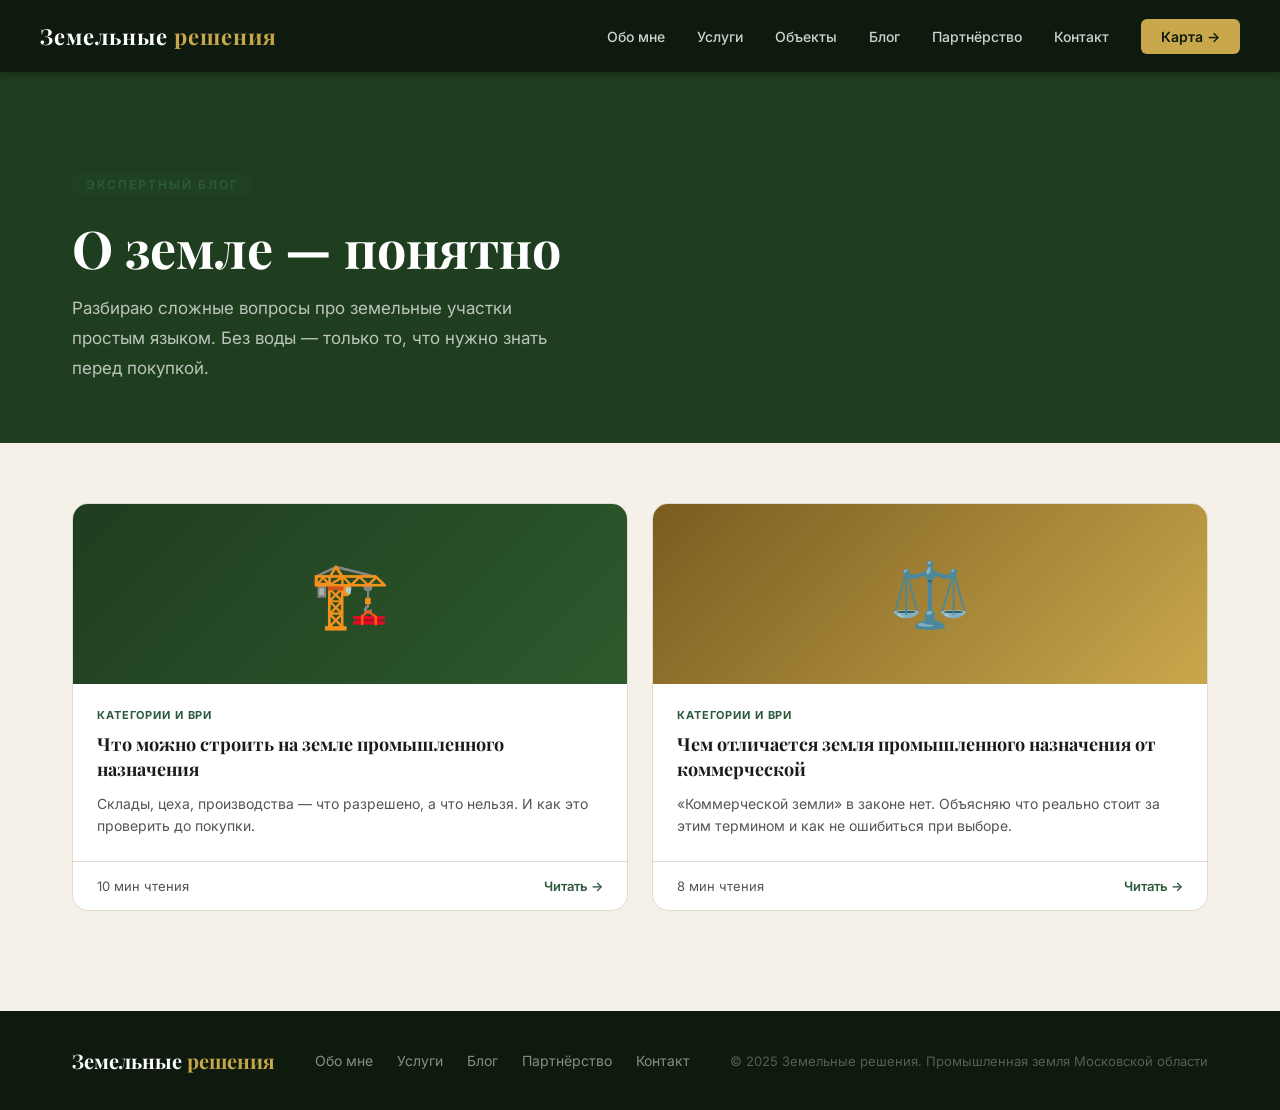
<file: blog/index.html>
<!DOCTYPE html>
<html lang="ru">
<head>
  <meta charset="UTF-8" />
  <link rel="shortcut icon" href="../favicon.ico?v=3" />
  <link rel="icon" type="image/x-icon" href="../favicon.ico?v=3" />
  <link rel="icon" type="image/png" sizes="32x32" href="../favicon-32.png?v=3" />
  <link rel="icon" type="image/png" sizes="16x16" href="../favicon-16.png?v=3" />
  <link rel="apple-touch-icon" sizes="180x180" href="../favicon-180.png?v=3" />
  <meta name="viewport" content="width=device-width, initial-scale=1.0" />
  <title>Блог о земле — Земельные решения</title>
  <meta name="description" content="Экспертные статьи о земельных участках в Московской области: категории, ВРИ, проверка, риски. Советы земельного специалиста." />
  <link rel="canonical" href="https://adzemlia.ru/blog/" />
  <link rel="preconnect" href="https://fonts.googleapis.com">
  <link href="https://fonts.googleapis.com/css2?family=Playfair+Display:wght@400;600;700&family=Inter:wght@300;400;500;600&display=swap" rel="stylesheet">
  <link rel="stylesheet" href="../main.css" />
  <link rel="stylesheet" href="blog.css" />
</head>
<body>

  <nav class="nav nav--static" id="nav">
    <div class="nav__inner">
      <a href="/" class="nav__logo">Земельные<span> решения</span></a>
      <div class="nav__links">
        <a href="/#about">Обо мне</a>
        <a href="/services.html">Услуги</a>
        <a href="/objects.html">Объекты</a>
        <a href="/blog/" class="active">Блог</a>
        <a href="/partnership.html">Партнёрство</a>
        <a href="/#contact">Контакт</a>
        <a href="/catalog.html" class="nav__cta">Карта →</a>
      </div>
      <button class="nav__burger" id="burger">
        <span></span><span></span><span></span>
      </button>
    </div>
  </nav>

  <section class="blog-hero">
    <div class="container">
      <div class="section-tag">Экспертный блог</div>
      <h1 class="blog-hero__title">О земле — понятно</h1>
      <p class="blog-hero__sub">Разбираю сложные вопросы про земельные участки простым языком. Без воды — только то, что нужно знать перед покупкой.</p>
    </div>
  </section>

  <section class="blog-grid">
    <div class="container">
      <div class="blog-cards">

        <a href="chto-mozhno-stroit.html" class="blog-card">
          <div class="blog-card__cover blog-card__cover--green">🏗️</div>
          <div class="blog-card__body">
            <div class="blog-card__tag">Категории и ВРИ</div>
            <div class="blog-card__title">Что можно строить на земле промышленного назначения</div>
            <div class="blog-card__excerpt">Склады, цеха, производства — что разрешено, а что нельзя. И как это проверить до покупки.</div>
          </div>
          <div class="blog-card__footer">
            <span>10 мин чтения</span>
            <span class="blog-card__read">Читать →</span>
          </div>
        </a>

        <a href="promyshlennaya-vs-kommercheskaya.html" class="blog-card">
          <div class="blog-card__cover blog-card__cover--gold">⚖️</div>
          <div class="blog-card__body">
            <div class="blog-card__tag">Категории и ВРИ</div>
            <div class="blog-card__title">Чем отличается земля промышленного назначения от коммерческой</div>
            <div class="blog-card__excerpt">«Коммерческой земли» в законе нет. Объясняю что реально стоит за этим термином и как не ошибиться при выборе.</div>
          </div>
          <div class="blog-card__footer">
            <span>8 мин чтения</span>
            <span class="blog-card__read">Читать →</span>
          </div>
        </a>

      </div>
    </div>
  </section>

  <footer class="footer">
    <div class="container">
      <div class="footer__inner">
        <div class="footer__logo">Земельные<span> решения</span></div>
        <div class="footer__links">
          <a href="/#about">Обо мне</a>
          <a href="/services.html">Услуги</a>
          <a href="/blog/">Блог</a>
          <a href="/partnership.html">Партнёрство</a>
          <a href="/#contact">Контакт</a>
        </div>
        <div class="footer__copy">© 2025 Земельные решения. Промышленная земля Московской области</div>
      </div>
    </div>
  </footer>

  <script src="../main.js"></script>
</body>
</html>
</file>
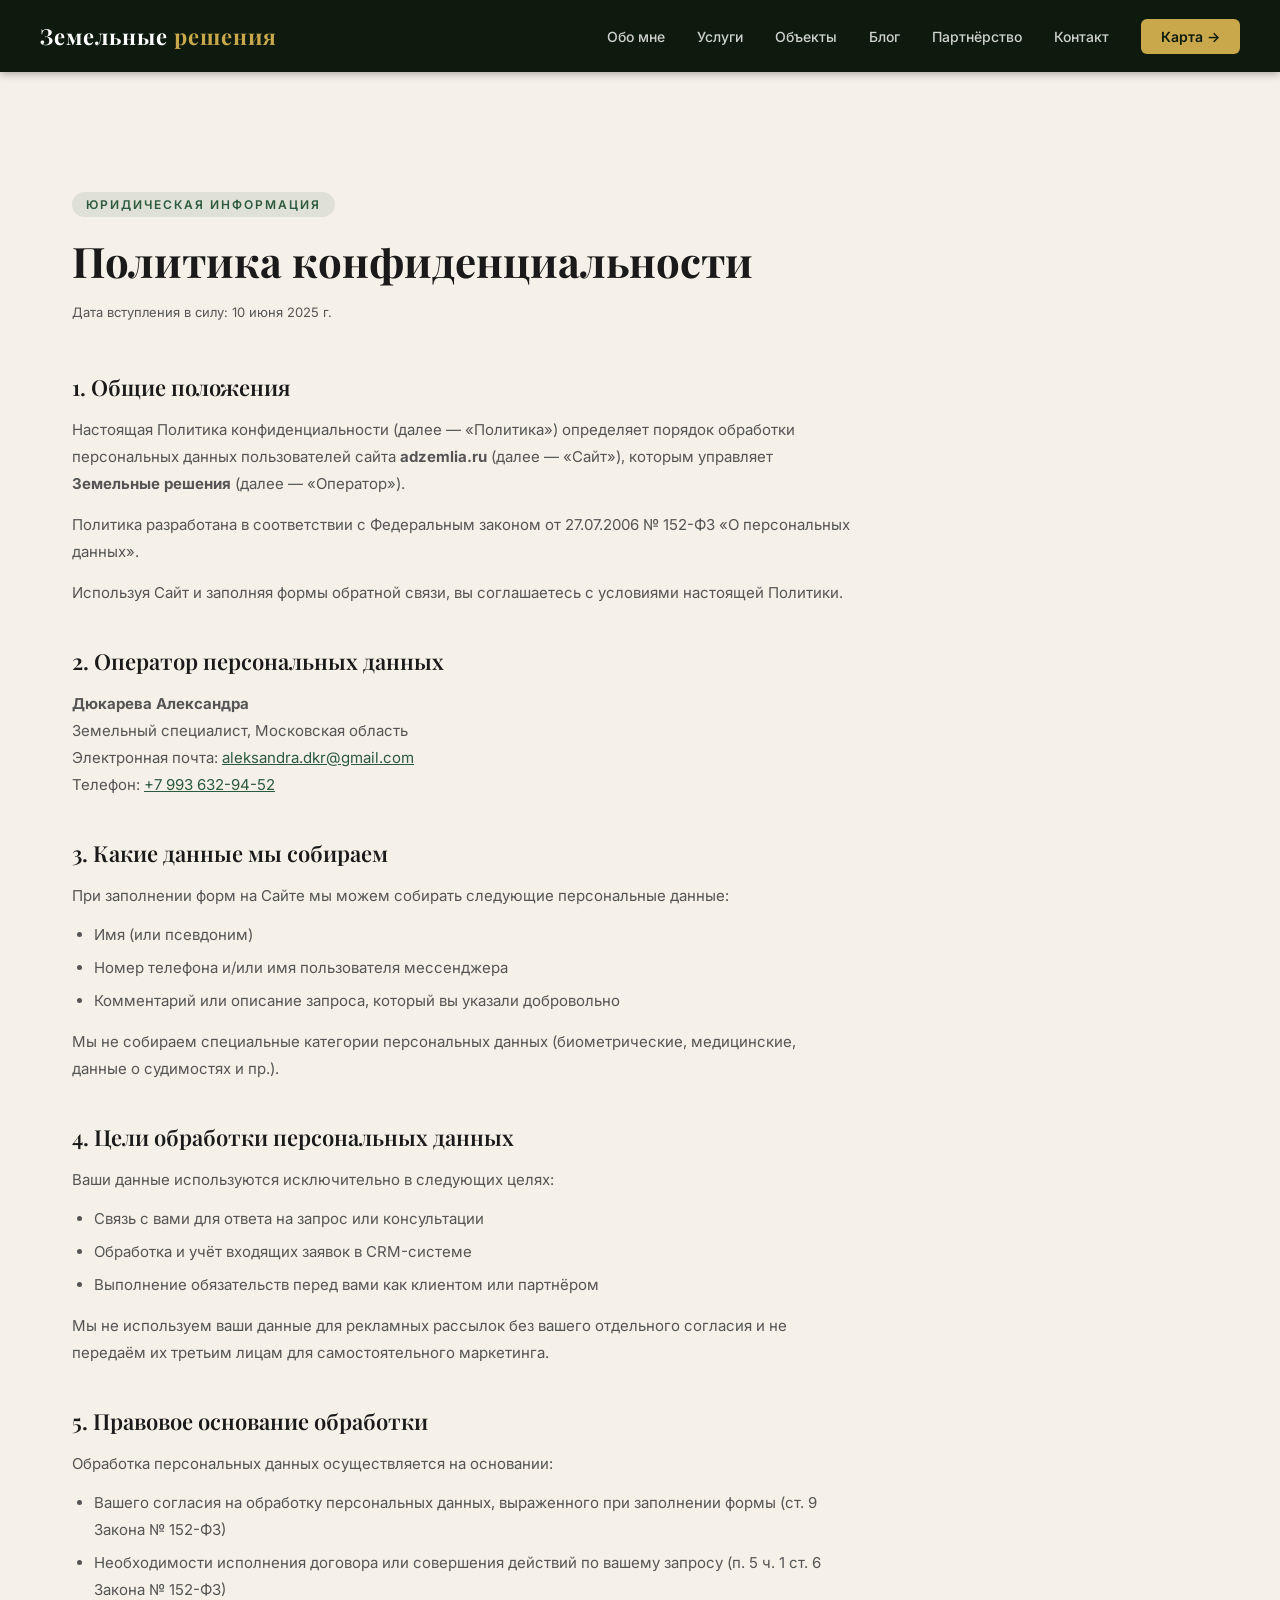
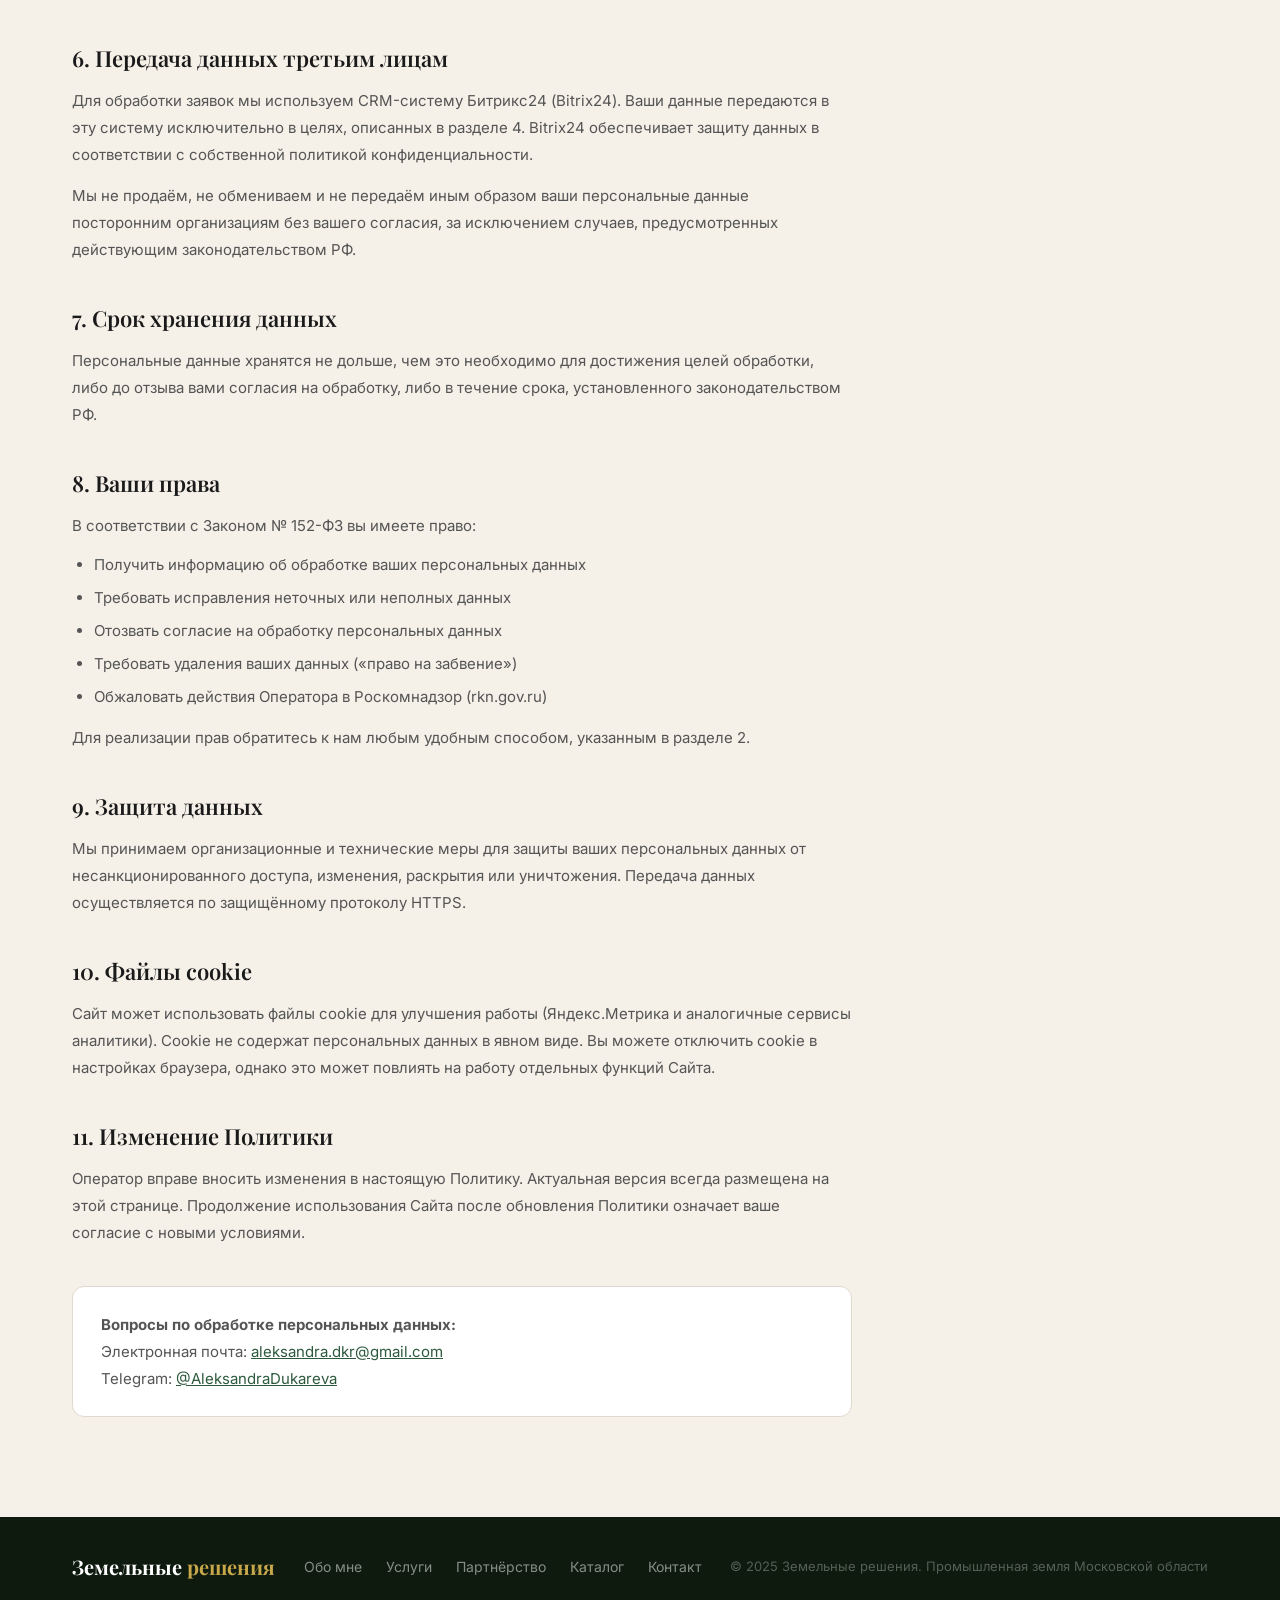
<file: privacy.html>
<!DOCTYPE html>
<html lang="ru">
<head>
  <meta charset="UTF-8" />
  <link rel="shortcut icon" href="favicon.ico?v=3" />
  <link rel="icon" type="image/x-icon" href="favicon.ico?v=3" />
  <link rel="icon" type="image/png" sizes="32x32" href="favicon-32.png?v=3" />
  <link rel="icon" type="image/png" sizes="16x16" href="favicon-16.png?v=3" />
  <link rel="apple-touch-icon" sizes="180x180" href="favicon-180.png?v=3" />
  <meta name="viewport" content="width=device-width, initial-scale=1.0" />
  <title>Политика конфиденциальности — Земельные решения</title>
  <meta name="description" content="Политика конфиденциальности сайта Земельные решения. Порядок обработки персональных данных согласно 152-ФЗ." />
  <meta name="robots" content="noindex, follow" />
  <link rel="canonical" href="https://adzemlia.ru/privacy.html" />
  <link rel="preconnect" href="https://fonts.googleapis.com">
  <link href="https://fonts.googleapis.com/css2?family=Playfair+Display:wght@400;600;700&family=Inter:wght@300;400;500;600&display=swap" rel="stylesheet">
  <link rel="stylesheet" href="main.css" />
  <style>
    .privacy { padding: 80px 0 100px; background: var(--cream); }
    .privacy__header { margin-bottom: 48px; }
    .privacy__title { font-family: var(--font-serif); font-size: clamp(28px, 4vw, 42px); font-weight: 700; color: var(--text); margin-bottom: 12px; }
    .privacy__updated { font-size: 13px; color: var(--text-light); }
    .privacy__body { max-width: 780px; }
    .privacy__body h2 { font-family: var(--font-serif); font-size: 22px; font-weight: 600; color: var(--text); margin: 40px 0 14px; }
    .privacy__body h2:first-child { margin-top: 0; }
    .privacy__body p { font-size: 15px; line-height: 1.8; color: var(--text-light); margin-bottom: 12px; }
    .privacy__body ul { list-style: disc; padding-left: 22px; margin-bottom: 14px; }
    .privacy__body ul li { font-size: 15px; line-height: 1.8; color: var(--text-light); margin-bottom: 6px; }
    .privacy__body a { color: var(--green-mid); text-decoration: underline; }
    .privacy__body a:hover { color: var(--green); }
    .privacy__contact-box { background: var(--white); border: 1px solid var(--border); border-radius: 12px; padding: 24px 28px; margin-top: 40px; }
    .privacy__contact-box p { margin: 0; }
  </style>
</head>
<body>

  <!-- NAV -->
  <nav class="nav nav--static" id="nav">
    <div class="nav__inner">
      <a href="/" class="nav__logo">Земельные<span> решения</span></a>
      <div class="nav__links">
        <a href="/#about">Обо мне</a>
        <a href="services.html">Услуги</a>
        <a href="objects.html">Объекты</a>
        <a href="blog/">Блог</a>
        <a href="partnership.html">Партнёрство</a>
        <a href="/#contact">Контакт</a>
        <a href="catalog.html" class="nav__cta">Карта →</a>
      </div>
      <button class="nav__burger" id="burger">
        <span></span><span></span><span></span>
      </button>
    </div>
  </nav>

  <main class="privacy" style="padding-top: 120px;">
    <div class="container">
      <div class="privacy__header">
        <div class="section-tag">Юридическая информация</div>
        <h1 class="privacy__title">Политика конфиденциальности</h1>
        <p class="privacy__updated">Дата вступления в силу: 10 июня 2025 г.</p>
      </div>

      <div class="privacy__body">

        <h2>1. Общие положения</h2>
        <p>Настоящая Политика конфиденциальности (далее — «Политика») определяет порядок обработки персональных данных пользователей сайта <strong>adzemlia.ru</strong> (далее — «Сайт»), которым управляет <strong>Земельные решения</strong> (далее — «Оператор»).</p>
        <p>Политика разработана в соответствии с Федеральным законом от 27.07.2006 № 152-ФЗ «О персональных данных».</p>
        <p>Используя Сайт и заполняя формы обратной связи, вы соглашаетесь с условиями настоящей Политики.</p>

        <h2>2. Оператор персональных данных</h2>
        <p><strong>Дюкарева Александра</strong><br>
        Земельный специалист, Московская область<br>
        Электронная почта: <a href="mailto:aleksandra.dkr@gmail.com">aleksandra.dkr@gmail.com</a><br>
        Телефон: <a href="tel:+79936329452">+7 993 632-94-52</a></p>

        <h2>3. Какие данные мы собираем</h2>
        <p>При заполнении форм на Сайте мы можем собирать следующие персональные данные:</p>
        <ul>
          <li>Имя (или псевдоним)</li>
          <li>Номер телефона и/или имя пользователя мессенджера</li>
          <li>Комментарий или описание запроса, который вы указали добровольно</li>
        </ul>
        <p>Мы не собираем специальные категории персональных данных (биометрические, медицинские, данные о судимостях и пр.).</p>

        <h2>4. Цели обработки персональных данных</h2>
        <p>Ваши данные используются исключительно в следующих целях:</p>
        <ul>
          <li>Связь с вами для ответа на запрос или консультации</li>
          <li>Обработка и учёт входящих заявок в CRM-системе</li>
          <li>Выполнение обязательств перед вами как клиентом или партнёром</li>
        </ul>
        <p>Мы не используем ваши данные для рекламных рассылок без вашего отдельного согласия и не передаём их третьим лицам для самостоятельного маркетинга.</p>

        <h2>5. Правовое основание обработки</h2>
        <p>Обработка персональных данных осуществляется на основании:</p>
        <ul>
          <li>Вашего согласия на обработку персональных данных, выраженного при заполнении формы (ст. 9 Закона № 152-ФЗ)</li>
          <li>Необходимости исполнения договора или совершения действий по вашему запросу (п. 5 ч. 1 ст. 6 Закона № 152-ФЗ)</li>
        </ul>

        <h2>6. Передача данных третьим лицам</h2>
        <p>Для обработки заявок мы используем CRM-систему Битрикс24 (Bitrix24). Ваши данные передаются в эту систему исключительно в целях, описанных в разделе 4. Bitrix24 обеспечивает защиту данных в соответствии с собственной политикой конфиденциальности.</p>
        <p>Мы не продаём, не обмениваем и не передаём иным образом ваши персональные данные посторонним организациям без вашего согласия, за исключением случаев, предусмотренных действующим законодательством РФ.</p>

        <h2>7. Срок хранения данных</h2>
        <p>Персональные данные хранятся не дольше, чем это необходимо для достижения целей обработки, либо до отзыва вами согласия на обработку, либо в течение срока, установленного законодательством РФ.</p>

        <h2>8. Ваши права</h2>
        <p>В соответствии с Законом № 152-ФЗ вы имеете право:</p>
        <ul>
          <li>Получить информацию об обработке ваших персональных данных</li>
          <li>Требовать исправления неточных или неполных данных</li>
          <li>Отозвать согласие на обработку персональных данных</li>
          <li>Требовать удаления ваших данных («право на забвение»)</li>
          <li>Обжаловать действия Оператора в Роскомнадзор (rkn.gov.ru)</li>
        </ul>
        <p>Для реализации прав обратитесь к нам любым удобным способом, указанным в разделе 2.</p>

        <h2>9. Защита данных</h2>
        <p>Мы принимаем организационные и технические меры для защиты ваших персональных данных от несанкционированного доступа, изменения, раскрытия или уничтожения. Передача данных осуществляется по защищённому протоколу HTTPS.</p>

        <h2>10. Файлы cookie</h2>
        <p>Сайт может использовать файлы cookie для улучшения работы (Яндекс.Метрика и аналогичные сервисы аналитики). Cookie не содержат персональных данных в явном виде. Вы можете отключить cookie в настройках браузера, однако это может повлиять на работу отдельных функций Сайта.</p>

        <h2>11. Изменение Политики</h2>
        <p>Оператор вправе вносить изменения в настоящую Политику. Актуальная версия всегда размещена на этой странице. Продолжение использования Сайта после обновления Политики означает ваше согласие с новыми условиями.</p>

        <div class="privacy__contact-box">
          <p><strong>Вопросы по обработке персональных данных:</strong><br>
          Электронная почта: <a href="mailto:aleksandra.dkr@gmail.com">aleksandra.dkr@gmail.com</a><br>
          Telegram: <a href="https://t.me/AleksandraDukareva" target="_blank">@AleksandraDukareva</a></p>
        </div>

      </div>
    </div>
  </main>

  <!-- FOOTER -->
  <footer class="footer">
    <div class="container">
      <div class="footer__inner">
        <div class="footer__logo">Земельные<span> решения</span></div>
        <div class="footer__links">
          <a href="/#about">Обо мне</a>
          <a href="services.html">Услуги</a>
          <a href="partnership.html">Партнёрство</a>
          <a href="catalog.html">Каталог</a>
          <a href="/#contact">Контакт</a>
        </div>
        <div class="footer__copy">© 2025 Земельные решения. Промышленная земля Московской области</div>
      </div>
    </div>
  </footer>

  <script src="main.js"></script>
</body>
</html>
</file>
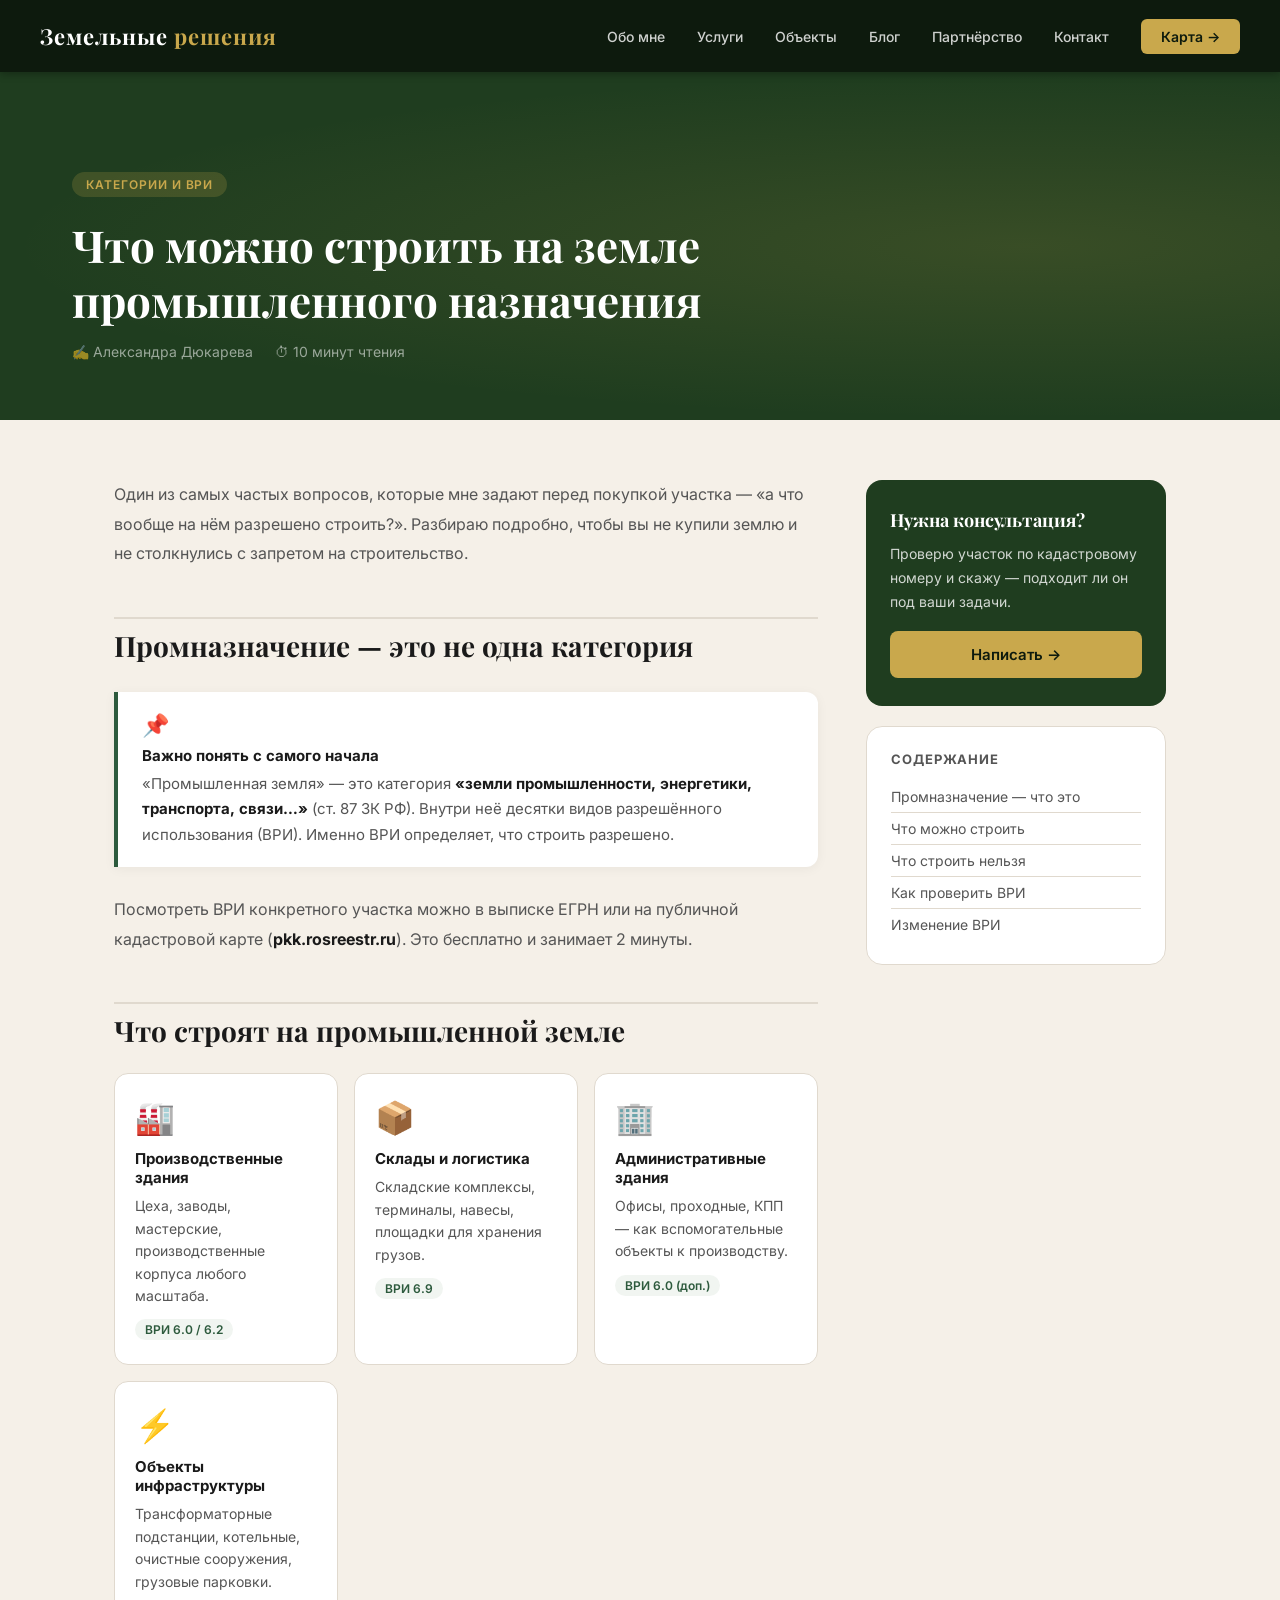
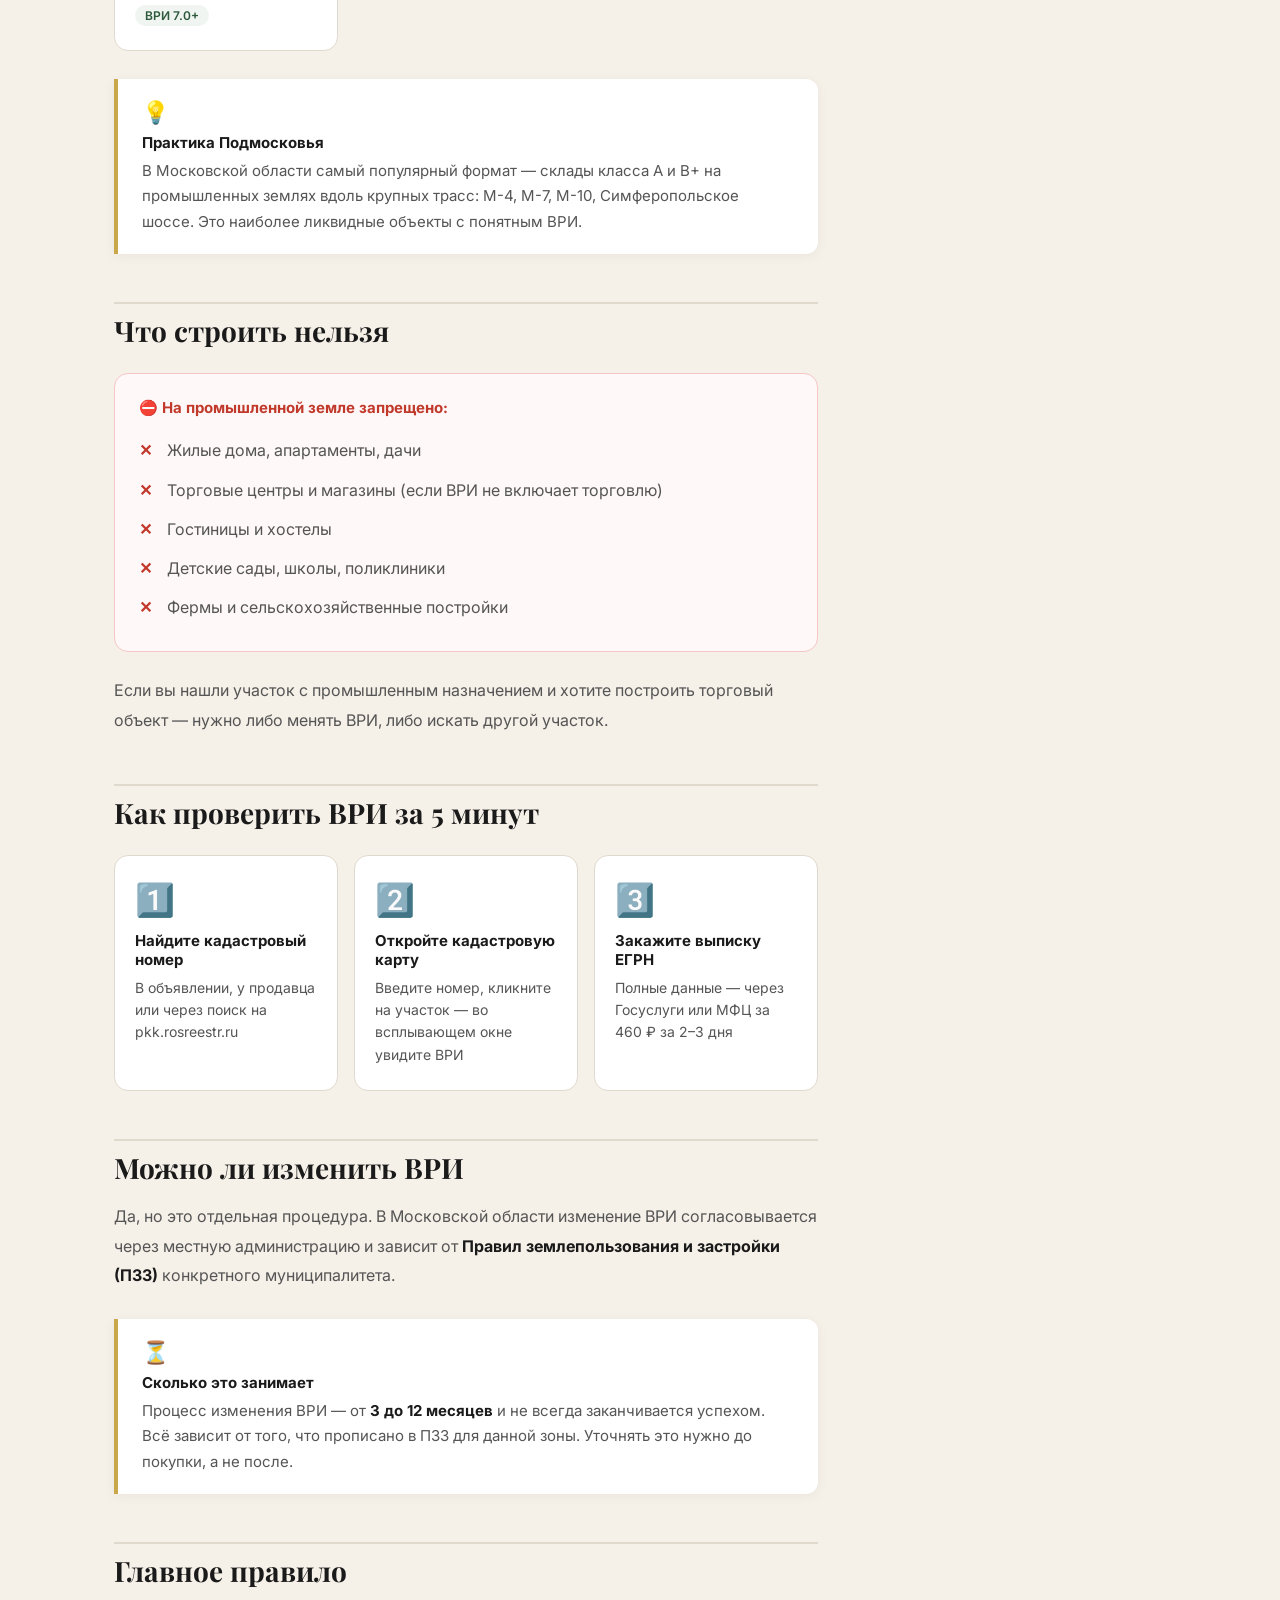
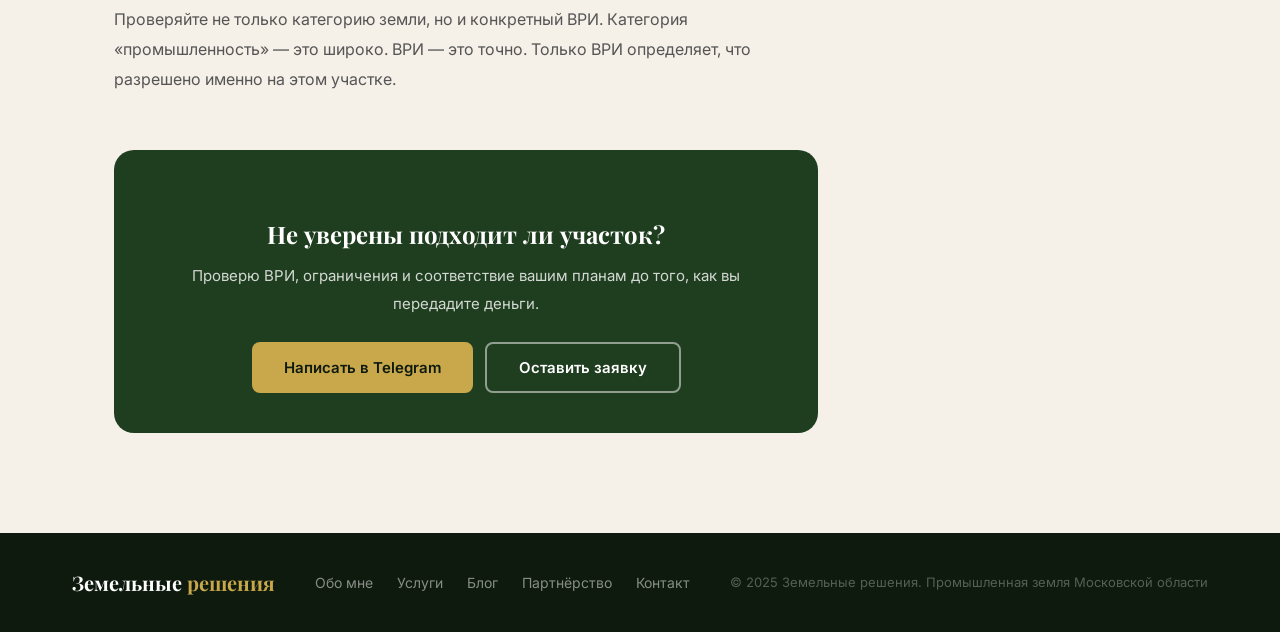
<file: blog/chto-mozhno-stroit.html>
<!DOCTYPE html>
<html lang="ru">
<head>
  <meta charset="UTF-8" />
  <link rel="shortcut icon" href="../favicon.ico?v=3" />
  <link rel="icon" type="image/x-icon" href="../favicon.ico?v=3" />
  <link rel="icon" type="image/png" sizes="32x32" href="../favicon-32.png?v=3" />
  <link rel="icon" type="image/png" sizes="16x16" href="../favicon-16.png?v=3" />
  <link rel="apple-touch-icon" sizes="180x180" href="../favicon-180.png?v=3" />
  <meta name="viewport" content="width=device-width, initial-scale=1.0" />
  <title>Что можно строить на земле промышленного назначения — Земельные решения</title>
  <meta name="description" content="Подробный разбор: склады, цеха, производства — что разрешено строить на промышленной земле в МО. Коды ВРИ, ограничения, как проверить до покупки." />
  <link rel="canonical" href="https://adzemlia.ru/blog/chto-mozhno-stroit.html" />
  <link rel="preconnect" href="https://fonts.googleapis.com">
  <link href="https://fonts.googleapis.com/css2?family=Playfair+Display:wght@400;600;700&family=Inter:wght@300;400;500;600&display=swap" rel="stylesheet">
  <link rel="stylesheet" href="../main.css" />
  <link rel="stylesheet" href="blog.css" />
  <script type="application/ld+json">
  {
    "@context": "https://schema.org",
    "@type": "Article",
    "headline": "Что можно строить на земле промышленного назначения",
    "author": { "@type": "Person", "name": "Александра Дюкарева" },
    "publisher": { "@type": "Organization", "name": "Земельные решения" },
    "url": "https://adzemlia.ru/blog/chto-mozhno-stroit.html"
  }
  </script>
</head>
<body>

  <nav class="nav nav--static" id="nav">
    <div class="nav__inner">
      <a href="/" class="nav__logo">Земельные<span> решения</span></a>
      <div class="nav__links">
        <a href="/#about">Обо мне</a>
        <a href="/services.html">Услуги</a>
        <a href="/objects.html">Объекты</a>
        <a href="/blog/" class="active">Блог</a>
        <a href="/partnership.html">Партнёрство</a>
        <a href="/#contact">Контакт</a>
        <a href="/catalog.html" class="nav__cta">Карта →</a>
      </div>
      <button class="nav__burger" id="burger">
        <span></span><span></span><span></span>
      </button>
    </div>
  </nav>

  <!-- HERO -->
  <section class="art-hero">
    <div class="container">
      <div class="art-hero__inner">
        <div class="art-hero__tag">Категории и ВРИ</div>
        <h1 class="art-hero__title">Что можно строить на земле промышленного назначения</h1>
        <div class="art-hero__meta">
          <span>✍️ Александра Дюкарева</span>
          <span>⏱ 10 минут чтения</span>
        </div>
      </div>
    </div>
  </section>

  <!-- BODY -->
  <section class="art-body">
    <div class="art-layout">

      <!-- CONTENT -->
      <article class="art-content">

        <p>Один из самых частых вопросов, которые мне задают перед покупкой участка — «а что вообще на нём разрешено строить?». Разбираю подробно, чтобы вы не купили землю и не столкнулись с запретом на строительство.</p>

        <h2>Промназначение — это не одна категория</h2>

        <div class="callout">
          <span class="callout__icon">📌</span>
          <div class="callout__title">Важно понять с самого начала</div>
          <p>«Промышленная земля» — это категория <strong>«земли промышленности, энергетики, транспорта, связи…»</strong> (ст. 87 ЗК РФ). Внутри неё десятки видов разрешённого использования (ВРИ). Именно ВРИ определяет, что строить разрешено.</p>
        </div>

        <p>Посмотреть ВРИ конкретного участка можно в выписке ЕГРН или на публичной кадастровой карте (<strong>pkk.rosreestr.ru</strong>). Это бесплатно и занимает 2 минуты.</p>

        <h2>Что строят на промышленной земле</h2>

        <div class="build-cards">
          <div class="build-card">
            <span class="build-card__icon">🏭</span>
            <div class="build-card__title">Производственные здания</div>
            <div class="build-card__text">Цеха, заводы, мастерские, производственные корпуса любого масштаба.</div>
            <span class="build-card__vri">ВРИ 6.0 / 6.2</span>
          </div>
          <div class="build-card">
            <span class="build-card__icon">📦</span>
            <div class="build-card__title">Склады и логистика</div>
            <div class="build-card__text">Складские комплексы, терминалы, навесы, площадки для хранения грузов.</div>
            <span class="build-card__vri">ВРИ 6.9</span>
          </div>
          <div class="build-card">
            <span class="build-card__icon">🏢</span>
            <div class="build-card__title">Административные здания</div>
            <div class="build-card__text">Офисы, проходные, КПП — как вспомогательные объекты к производству.</div>
            <span class="build-card__vri">ВРИ 6.0 (доп.)</span>
          </div>
          <div class="build-card">
            <span class="build-card__icon">⚡</span>
            <div class="build-card__title">Объекты инфраструктуры</div>
            <div class="build-card__text">Трансформаторные подстанции, котельные, очистные сооружения, грузовые парковки.</div>
            <span class="build-card__vri">ВРИ 7.0+</span>
          </div>
        </div>

        <div class="callout callout--gold">
          <span class="callout__icon">💡</span>
          <div class="callout__title">Практика Подмосковья</div>
          <p>В Московской области самый популярный формат — склады класса A и B+ на промышленных землях вдоль крупных трасс: М-4, М-7, М-10, Симферопольское шоссе. Это наиболее ликвидные объекты с понятным ВРИ.</p>
        </div>

        <h2>Что строить нельзя</h2>

        <div class="deny-list">
          <div class="deny-list__title">⛔ На промышленной земле запрещено:</div>
          <ul>
            <li>Жилые дома, апартаменты, дачи</li>
            <li>Торговые центры и магазины (если ВРИ не включает торговлю)</li>
            <li>Гостиницы и хостелы</li>
            <li>Детские сады, школы, поликлиники</li>
            <li>Фермы и сельскохозяйственные постройки</li>
          </ul>
        </div>

        <p>Если вы нашли участок с промышленным назначением и хотите построить торговый объект — нужно либо менять ВРИ, либо искать другой участок.</p>

        <h2>Как проверить ВРИ за 5 минут</h2>

        <div class="build-cards" style="grid-template-columns: repeat(3, 1fr);">
          <div class="build-card">
            <span class="build-card__icon">1️⃣</span>
            <div class="build-card__title">Найдите кадастровый номер</div>
            <div class="build-card__text">В объявлении, у продавца или через поиск на pkk.rosreestr.ru</div>
          </div>
          <div class="build-card">
            <span class="build-card__icon">2️⃣</span>
            <div class="build-card__title">Откройте кадастровую карту</div>
            <div class="build-card__text">Введите номер, кликните на участок — во всплывающем окне увидите ВРИ</div>
          </div>
          <div class="build-card">
            <span class="build-card__icon">3️⃣</span>
            <div class="build-card__title">Закажите выписку ЕГРН</div>
            <div class="build-card__text">Полные данные — через Госуслуги или МФЦ за 460 ₽ за 2–3 дня</div>
          </div>
        </div>

        <h2>Можно ли изменить ВРИ</h2>

        <p>Да, но это отдельная процедура. В Московской области изменение ВРИ согласовывается через местную администрацию и зависит от <strong>Правил землепользования и застройки (ПЗЗ)</strong> конкретного муниципалитета.</p>

        <div class="callout callout--gold">
          <span class="callout__icon">⏳</span>
          <div class="callout__title">Сколько это занимает</div>
          <p>Процесс изменения ВРИ — от <strong>3 до 12 месяцев</strong> и не всегда заканчивается успехом. Всё зависит от того, что прописано в ПЗЗ для данной зоны. Уточнять это нужно до покупки, а не после.</p>
        </div>

        <h2>Главное правило</h2>

        <p>Проверяйте не только категорию земли, но и конкретный ВРИ. Категория «промышленность» — это широко. ВРИ — это точно. Только ВРИ определяет, что разрешено именно на этом участке.</p>

        <!-- CTA -->
        <div class="art-cta">
          <h3>Не уверены подходит ли участок?</h3>
          <p>Проверю ВРИ, ограничения и соответствие вашим планам до того, как вы передадите деньги.</p>
          <div class="art-cta__actions">
            <a href="https://t.me/AleksandraDukareva" target="_blank" class="btn btn--gold">Написать в Telegram</a>
            <a href="/#contact" class="btn btn--outline" style="color:#fff;border-color:rgba(255,255,255,.5)">Оставить заявку</a>
          </div>
        </div>

      </article>

      <!-- SIDEBAR -->
      <aside class="art-sidebar">
        <div class="art-sidebar__card">
          <h3>Нужна консультация?</h3>
          <p>Проверю участок по кадастровому номеру и скажу — подходит ли он под ваши задачи.</p>
          <a href="https://t.me/AleksandraDukareva" target="_blank" class="btn btn--gold">Написать →</a>
        </div>
        <div class="art-sidebar__toc">
          <h4>Содержание</h4>
          <a href="#" onclick="return false">Промназначение — что это</a>
          <a href="#" onclick="return false">Что можно строить</a>
          <a href="#" onclick="return false">Что строить нельзя</a>
          <a href="#" onclick="return false">Как проверить ВРИ</a>
          <a href="#" onclick="return false">Изменение ВРИ</a>
        </div>
      </aside>

    </div>
  </section>

  <footer class="footer">
    <div class="container">
      <div class="footer__inner">
        <div class="footer__logo">Земельные<span> решения</span></div>
        <div class="footer__links">
          <a href="/#about">Обо мне</a>
          <a href="/services.html">Услуги</a>
          <a href="/blog/">Блог</a>
          <a href="/partnership.html">Партнёрство</a>
          <a href="/#contact">Контакт</a>
        </div>
        <div class="footer__copy">© 2025 Земельные решения. Промышленная земля Московской области</div>
      </div>
    </div>
  </footer>

  <script src="../main.js"></script>
</body>
</html>
</file>
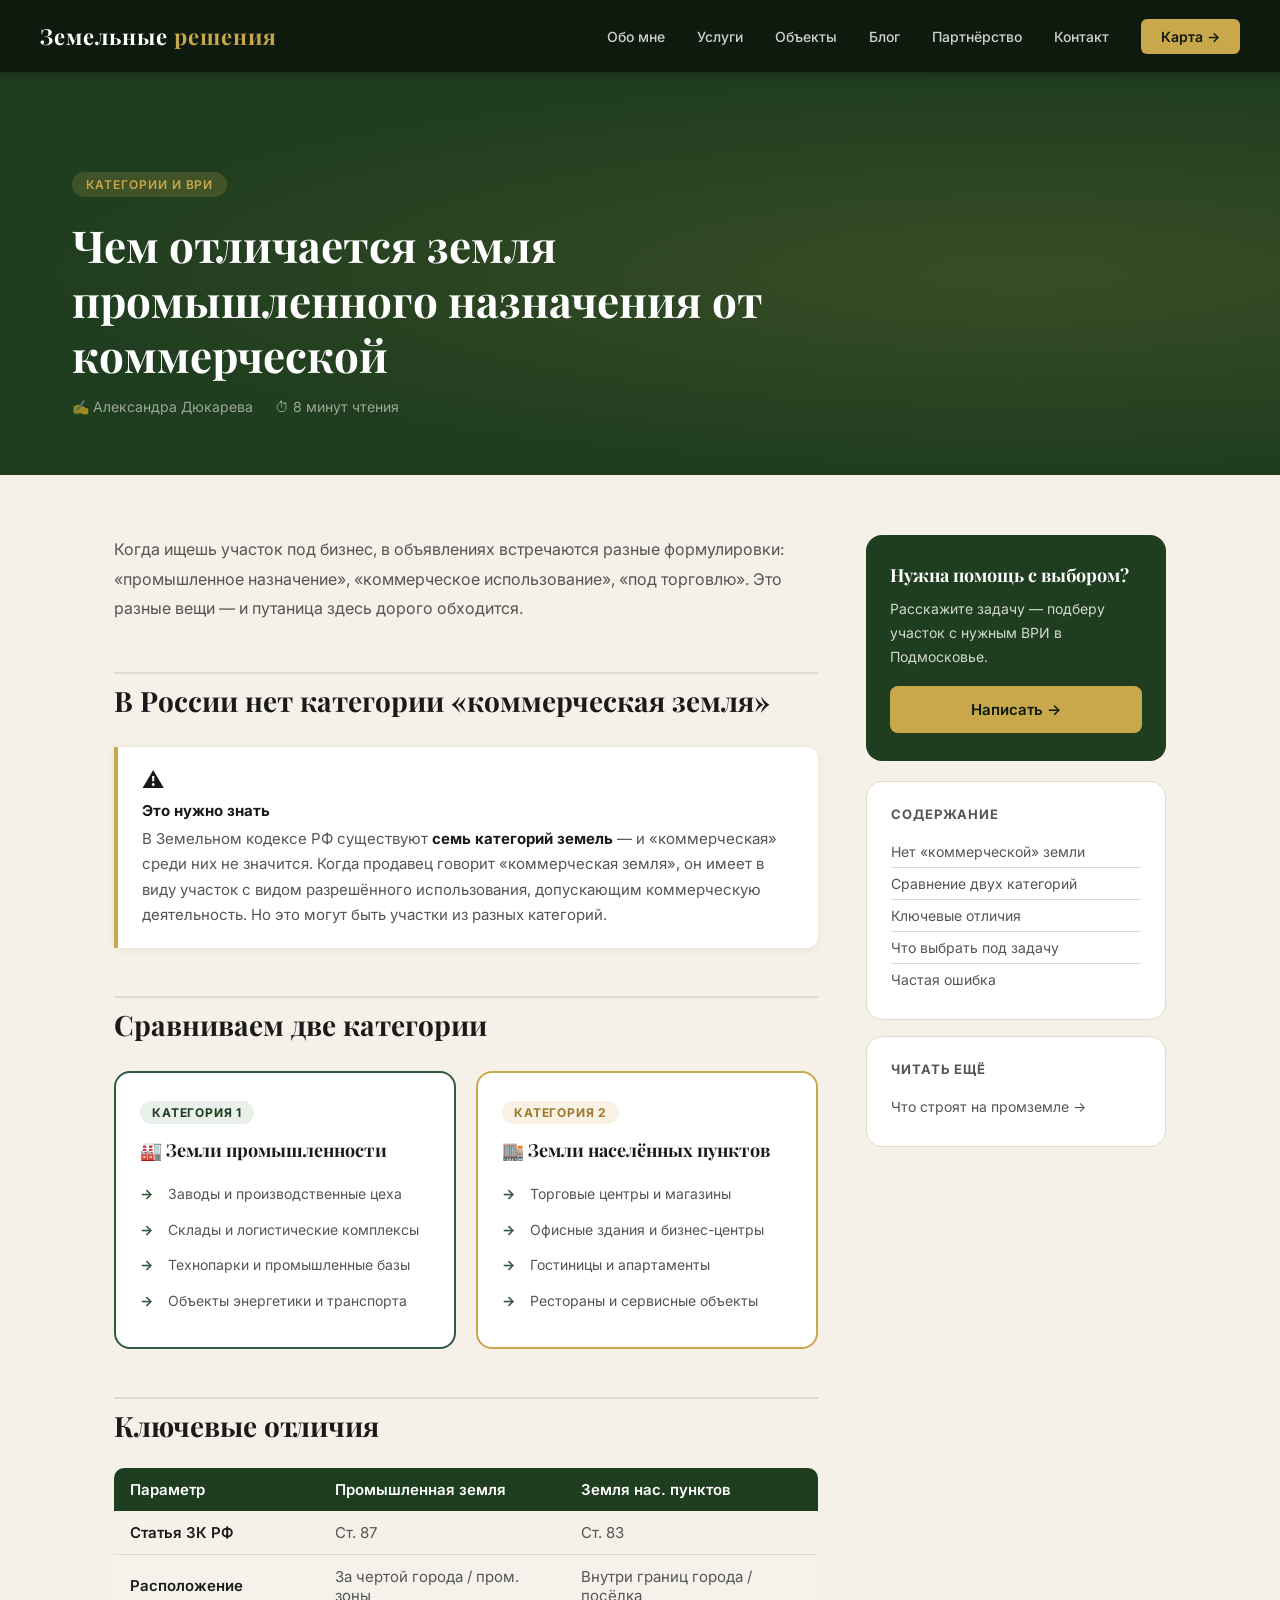
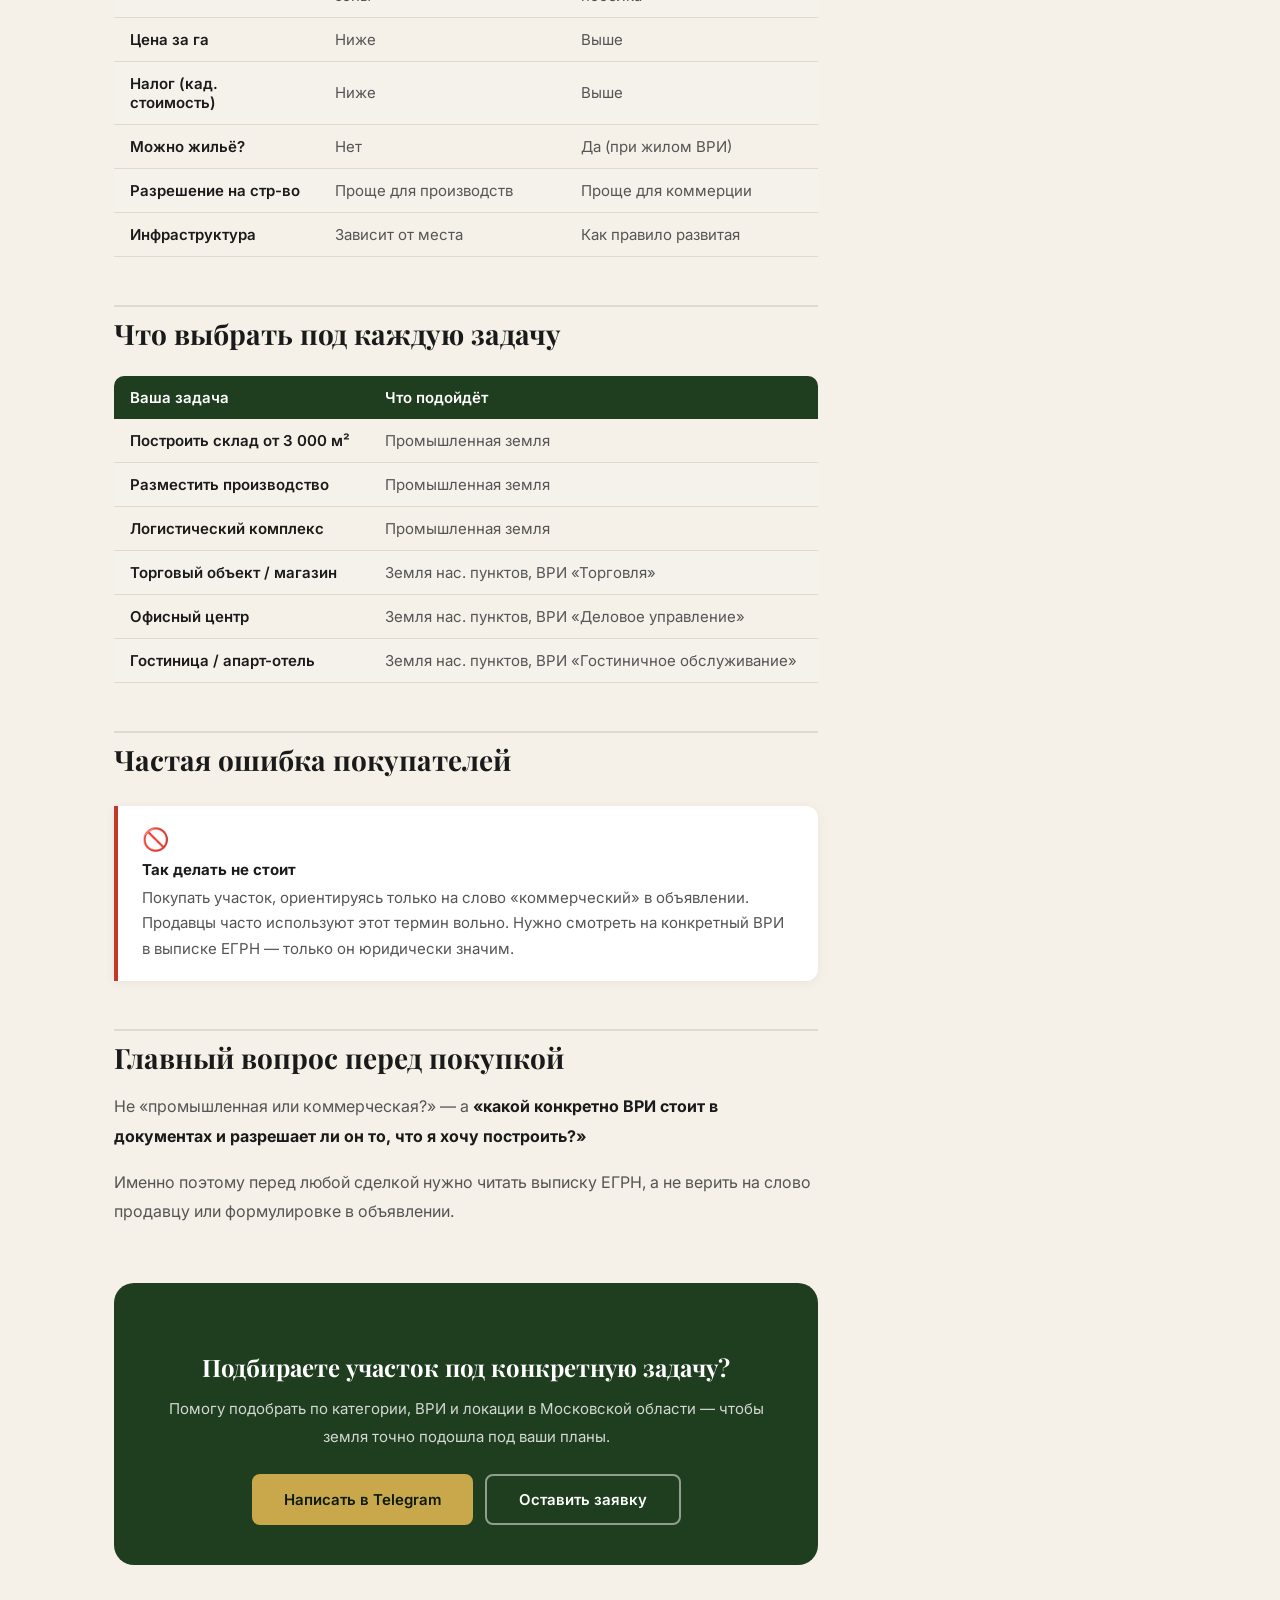
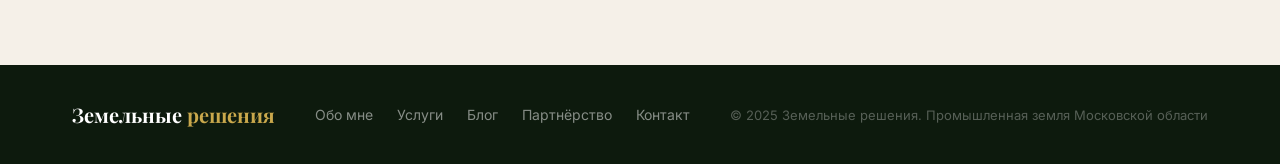
<file: blog/promyshlennaya-vs-kommercheskaya.html>
<!DOCTYPE html>
<html lang="ru">
<head>
  <meta charset="UTF-8" />
  <link rel="shortcut icon" href="../favicon.ico?v=3" />
  <link rel="icon" type="image/x-icon" href="../favicon.ico?v=3" />
  <link rel="icon" type="image/png" sizes="32x32" href="../favicon-32.png?v=3" />
  <link rel="icon" type="image/png" sizes="16x16" href="../favicon-16.png?v=3" />
  <link rel="apple-touch-icon" sizes="180x180" href="../favicon-180.png?v=3" />
  <meta name="viewport" content="width=device-width, initial-scale=1.0" />
  <title>Чем отличается земля промышленного назначения от коммерческой — Земельные решения</title>
  <meta name="description" content="«Коммерческой земли» в законе нет. Объясняю разницу между землями промышленности и землями населённых пунктов с коммерческим ВРИ — и как выбрать правильно." />
  <link rel="canonical" href="https://adzemlia.ru/blog/promyshlennaya-vs-kommercheskaya.html" />
  <link rel="preconnect" href="https://fonts.googleapis.com">
  <link href="https://fonts.googleapis.com/css2?family=Playfair+Display:wght@400;600;700&family=Inter:wght@300;400;500;600&display=swap" rel="stylesheet">
  <link rel="stylesheet" href="../main.css" />
  <link rel="stylesheet" href="blog.css" />
  <script type="application/ld+json">
  {
    "@context": "https://schema.org",
    "@type": "Article",
    "headline": "Чем отличается земля промышленного назначения от коммерческой",
    "author": { "@type": "Person", "name": "Александра Дюкарева" },
    "publisher": { "@type": "Organization", "name": "Земельные решения" },
    "url": "https://adzemlia.ru/blog/promyshlennaya-vs-kommercheskaya.html"
  }
  </script>
</head>
<body>

  <nav class="nav nav--static" id="nav">
    <div class="nav__inner">
      <a href="/" class="nav__logo">Земельные<span> решения</span></a>
      <div class="nav__links">
        <a href="/#about">Обо мне</a>
        <a href="/services.html">Услуги</a>
        <a href="/objects.html">Объекты</a>
        <a href="/blog/" class="active">Блог</a>
        <a href="/partnership.html">Партнёрство</a>
        <a href="/#contact">Контакт</a>
        <a href="/catalog.html" class="nav__cta">Карта →</a>
      </div>
      <button class="nav__burger" id="burger">
        <span></span><span></span><span></span>
      </button>
    </div>
  </nav>

  <!-- HERO -->
  <section class="art-hero">
    <div class="container">
      <div class="art-hero__inner">
        <div class="art-hero__tag">Категории и ВРИ</div>
        <h1 class="art-hero__title">Чем отличается земля промышленного назначения от коммерческой</h1>
        <div class="art-hero__meta">
          <span>✍️ Александра Дюкарева</span>
          <span>⏱ 8 минут чтения</span>
        </div>
      </div>
    </div>
  </section>

  <!-- BODY -->
  <section class="art-body">
    <div class="art-layout">

      <!-- CONTENT -->
      <article class="art-content">

        <p>Когда ищешь участок под бизнес, в объявлениях встречаются разные формулировки: «промышленное назначение», «коммерческое использование», «под торговлю». Это разные вещи — и путаница здесь дорого обходится.</p>

        <h2>В России нет категории «коммерческая земля»</h2>

        <div class="callout callout--gold">
          <span class="callout__icon">⚠️</span>
          <div class="callout__title">Это нужно знать</div>
          <p>В Земельном кодексе РФ существуют <strong>семь категорий земель</strong> — и «коммерческая» среди них не значится. Когда продавец говорит «коммерческая земля», он имеет в виду участок с видом разрешённого использования, допускающим коммерческую деятельность. Но это могут быть участки из разных категорий.</p>
        </div>

        <h2>Сравниваем две категории</h2>

        <div class="compare-cards">
          <div class="compare-card compare-card--green">
            <span class="compare-card__badge">Категория 1</span>
            <div class="compare-card__title">🏭 Земли промышленности</div>
            <ul>
              <li>Заводы и производственные цеха</li>
              <li>Склады и логистические комплексы</li>
              <li>Технопарки и промышленные базы</li>
              <li>Объекты энергетики и транспорта</li>
            </ul>
          </div>
          <div class="compare-card compare-card--gold">
            <span class="compare-card__badge">Категория 2</span>
            <div class="compare-card__title">🏬 Земли населённых пунктов</div>
            <ul>
              <li>Торговые центры и магазины</li>
              <li>Офисные здания и бизнес-центры</li>
              <li>Гостиницы и апартаменты</li>
              <li>Рестораны и сервисные объекты</li>
            </ul>
          </div>
        </div>

        <h2>Ключевые отличия</h2>

        <table class="art-table">
          <thead>
            <tr>
              <th>Параметр</th>
              <th>Промышленная земля</th>
              <th>Земля нас. пунктов</th>
            </tr>
          </thead>
          <tbody>
            <tr>
              <td>Статья ЗК РФ</td>
              <td>Ст. 87</td>
              <td>Ст. 83</td>
            </tr>
            <tr>
              <td>Расположение</td>
              <td>За чертой города / пром. зоны</td>
              <td>Внутри границ города / посёлка</td>
            </tr>
            <tr>
              <td>Цена за га</td>
              <td>Ниже</td>
              <td>Выше</td>
            </tr>
            <tr>
              <td>Налог (кад. стоимость)</td>
              <td>Ниже</td>
              <td>Выше</td>
            </tr>
            <tr>
              <td>Можно жильё?</td>
              <td>Нет</td>
              <td>Да (при жилом ВРИ)</td>
            </tr>
            <tr>
              <td>Разрешение на стр-во</td>
              <td>Проще для производств</td>
              <td>Проще для коммерции</td>
            </tr>
            <tr>
              <td>Инфраструктура</td>
              <td>Зависит от места</td>
              <td>Как правило развитая</td>
            </tr>
          </tbody>
        </table>

        <h2>Что выбрать под каждую задачу</h2>

        <table class="art-table">
          <thead>
            <tr>
              <th>Ваша задача</th>
              <th>Что подойдёт</th>
            </tr>
          </thead>
          <tbody>
            <tr>
              <td>Построить склад от 3 000 м²</td>
              <td>Промышленная земля</td>
            </tr>
            <tr>
              <td>Разместить производство</td>
              <td>Промышленная земля</td>
            </tr>
            <tr>
              <td>Логистический комплекс</td>
              <td>Промышленная земля</td>
            </tr>
            <tr>
              <td>Торговый объект / магазин</td>
              <td>Земля нас. пунктов, ВРИ «Торговля»</td>
            </tr>
            <tr>
              <td>Офисный центр</td>
              <td>Земля нас. пунктов, ВРИ «Деловое управление»</td>
            </tr>
            <tr>
              <td>Гостиница / апарт-отель</td>
              <td>Земля нас. пунктов, ВРИ «Гостиничное обслуживание»</td>
            </tr>
          </tbody>
        </table>

        <h2>Частая ошибка покупателей</h2>

        <div class="callout callout--red">
          <span class="callout__icon">🚫</span>
          <div class="callout__title">Так делать не стоит</div>
          <p>Покупать участок, ориентируясь только на слово «коммерческий» в объявлении. Продавцы часто используют этот термин вольно. Нужно смотреть на конкретный ВРИ в выписке ЕГРН — только он юридически значим.</p>
        </div>

        <h2>Главный вопрос перед покупкой</h2>

        <p>Не «промышленная или коммерческая?» — а <strong>«какой конкретно ВРИ стоит в документах и разрешает ли он то, что я хочу построить?»</strong></p>

        <p>Именно поэтому перед любой сделкой нужно читать выписку ЕГРН, а не верить на слово продавцу или формулировке в объявлении.</p>

        <!-- CTA -->
        <div class="art-cta">
          <h3>Подбираете участок под конкретную задачу?</h3>
          <p>Помогу подобрать по категории, ВРИ и локации в Московской области — чтобы земля точно подошла под ваши планы.</p>
          <div class="art-cta__actions">
            <a href="https://t.me/AleksandraDukareva" target="_blank" class="btn btn--gold">Написать в Telegram</a>
            <a href="/#contact" class="btn btn--outline" style="color:#fff;border-color:rgba(255,255,255,.5)">Оставить заявку</a>
          </div>
        </div>

      </article>

      <!-- SIDEBAR -->
      <aside class="art-sidebar">
        <div class="art-sidebar__card">
          <h3>Нужна помощь с выбором?</h3>
          <p>Расскажите задачу — подберу участок с нужным ВРИ в Подмосковье.</p>
          <a href="https://t.me/AleksandraDukareva" target="_blank" class="btn btn--gold">Написать →</a>
        </div>
        <div class="art-sidebar__toc">
          <h4>Содержание</h4>
          <a href="#" onclick="return false">Нет «коммерческой» земли</a>
          <a href="#" onclick="return false">Сравнение двух категорий</a>
          <a href="#" onclick="return false">Ключевые отличия</a>
          <a href="#" onclick="return false">Что выбрать под задачу</a>
          <a href="#" onclick="return false">Частая ошибка</a>
        </div>
        <div class="art-sidebar__toc" style="margin-top:16px">
          <h4>Читать ещё</h4>
          <a href="chto-mozhno-stroit.html">Что строят на промземле →</a>
        </div>
      </aside>

    </div>
  </section>

  <footer class="footer">
    <div class="container">
      <div class="footer__inner">
        <div class="footer__logo">Земельные<span> решения</span></div>
        <div class="footer__links">
          <a href="/#about">Обо мне</a>
          <a href="/services.html">Услуги</a>
          <a href="/blog/">Блог</a>
          <a href="/partnership.html">Партнёрство</a>
          <a href="/#contact">Контакт</a>
        </div>
        <div class="footer__copy">© 2025 Земельные решения. Промышленная земля Московской области</div>
      </div>
    </div>
  </footer>

  <script src="../main.js"></script>
</body>
</html>
</file>
<file: main.css>
*, *::before, *::after { box-sizing: border-box; margin: 0; padding: 0; }

:root {
  --dark:       #0d1a0d;
  --dark-green: #162616;
  --green:      #1f3d1f;
  --green-mid:  #2d5a3d;
  --gold:       #c9a84c;
  --gold-light: #e8c96a;
  --cream:      #f5f0e8;
  --cream-dark: #ede5d8;
  --white:      #ffffff;
  --text:       #1a1a1a;
  --text-light: #555;
  --border:     #e0d9ce;
  --font-serif: 'Playfair Display', Georgia, serif;
  --font-sans:  'Inter', -apple-system, sans-serif;
}

html { scroll-behavior: smooth; }
body { font-family: var(--font-sans); color: var(--text); background: var(--cream); overflow-x: hidden; }
img { display: block; max-width: 100%; }
a { text-decoration: none; color: inherit; }
p { line-height: 1.75; color: var(--text-light); }
p + p { margin-top: 14px; }

.container { max-width: 1200px; margin: 0 auto; padding: 0 32px; }

/* ========== NAV ========== */
.nav { position: fixed; top: 0; left: 0; right: 0; z-index: 100; padding: 0 32px; height: 72px; display: flex; align-items: center; transition: background 0.3s, box-shadow 0.3s; }
/* На детальной странице объекта — меню в потоке, не перекрывает контент */
.nav--static { position: relative; top: auto; left: auto; right: auto; background: var(--dark) !important; box-shadow: 0 2px 8px rgba(0,0,0,0.3) !important; }
.nav.scrolled { background: var(--dark); box-shadow: 0 2px 20px rgba(0,0,0,0.4); }
.nav__inner { width: 100%; max-width: 1200px; margin: 0 auto; display: flex; align-items: center; justify-content: space-between; }
.nav__logo { font-family: var(--font-serif); font-size: 22px; font-weight: 700; color: var(--white); letter-spacing: 1px; }
.nav__logo span { color: var(--gold); }
.nav__links { display: flex; align-items: center; gap: 32px; }
.nav__links a { font-size: 14px; font-weight: 500; color: rgba(255,255,255,0.8); transition: color 0.2s; }
.nav__links a:hover { color: var(--gold); }
.nav__cta { background: var(--gold); color: var(--dark) !important; padding: 9px 20px; border-radius: 6px; font-weight: 600 !important; transition: background 0.2s !important; }
.nav__cta:hover { background: var(--gold-light) !important; }
.nav__burger { display: none; flex-direction: column; gap: 5px; background: none; border: none; cursor: pointer; }
.nav__burger span { display: block; width: 24px; height: 2px; background: var(--white); border-radius: 2px; }

/* ========== BUTTONS ========== */
.btn { display: inline-flex; align-items: center; justify-content: center; padding: 14px 32px; border-radius: 8px; font-size: 15px; font-weight: 600; font-family: var(--font-sans); cursor: pointer; transition: all 0.2s; border: none; }
.btn--gold { background: var(--gold); color: var(--dark); }
.btn--gold:hover { background: var(--gold-light); transform: translateY(-1px); }
.btn--outline { background: transparent; color: var(--white); border: 2px solid rgba(255,255,255,0.6); }
.btn--outline:hover { border-color: var(--white); background: rgba(255,255,255,0.1); }
.btn--outline-light { background: transparent; color: var(--cream); border: 2px solid rgba(245,240,232,0.4); }
.btn--outline-light:hover { border-color: var(--cream); }
.btn--green { background: var(--green-mid); color: var(--white); }
.btn--green:hover { background: #1f4a2e; transform: translateY(-1px); }
.btn--full { width: 100%; }

/* ========== SECTION COMMON ========== */
.section-tag { display: inline-block; font-size: 12px; font-weight: 600; letter-spacing: 2px; text-transform: uppercase; color: var(--green-mid); background: rgba(45,90,61,0.1); padding: 5px 14px; border-radius: 20px; margin-bottom: 16px; }
.section-tag--light { color: var(--gold); background: rgba(201,168,76,0.15); }
.section-title { font-family: var(--font-serif); font-size: clamp(32px, 4vw, 46px); font-weight: 700; line-height: 1.2; color: var(--text); margin-bottom: 20px; }
.section-title--light { color: var(--cream); }
.section-header { text-align: center; margin-bottom: 60px; }
.section-header--row { display: flex; align-items: flex-end; justify-content: space-between; text-align: left; }

/* ========== HERO ========== */
.hero { position: relative; height: 100vh; min-height: 640px; display: flex; align-items: center; justify-content: center; overflow: hidden; }
.hero__bg { position: absolute; inset: 0; }
.hero__bg img { width: 100%; height: 100%; object-fit: cover; }
.hero__overlay { position: absolute; inset: 0; background: linear-gradient(to bottom, rgba(10,22,10,0.6) 0%, rgba(10,22,10,0.75) 100%); }
.hero__content { position: relative; z-index: 2; text-align: center; padding: 80px 24px 0; max-width: 800px; }
.hero__tag { display: inline-block; font-size: 13px; font-weight: 500; letter-spacing: 2px; text-transform: uppercase; color: var(--gold); border: 1px solid rgba(201,168,76,0.4); padding: 7px 20px; border-radius: 30px; margin-bottom: 28px; }
.hero__title { font-family: var(--font-serif); font-size: clamp(36px, 4.2vw, 56px); font-weight: 700; color: var(--white); line-height: 1.2; margin-bottom: 24px; }
.hero__sub { font-size: clamp(15px, 2vw, 18px); color: rgba(255,255,255,0.75); line-height: 1.7; margin-bottom: 40px; }
.hero__actions { display: flex; gap: 16px; justify-content: center; flex-wrap: wrap; }
.hero__scroll { position: absolute; bottom: 36px; left: 50%; transform: translateX(-50%); display: flex; flex-direction: column; align-items: center; gap: 4px; z-index: 2; }
.hero__scroll span { display: block; width: 2px; height: 8px; background: rgba(255,255,255,0.5); border-radius: 2px; animation: scrollPulse 1.4s ease-in-out infinite; }
.hero__scroll span:nth-child(2) { animation-delay: 0.15s; }
.hero__scroll span:nth-child(3) { animation-delay: 0.3s; }
@keyframes scrollPulse { 0%,100%{opacity:0.3;transform:scaleY(0.8)} 50%{opacity:1;transform:scaleY(1.2)} }

/* ========== STATS ========== */
.stats { background: var(--dark); padding: 56px 0; }
.stats__grid { display: grid; grid-template-columns: repeat(4, 1fr); gap: 2px; }
.stats__item { text-align: center; padding: 24px 16px; border-right: 1px solid rgba(255,255,255,0.08); }
.stats__item:last-child { border-right: none; }
.stats__num { font-family: var(--font-serif); font-size: 52px; font-weight: 700; color: var(--gold); line-height: 1; margin-bottom: 10px; }
.stats__num span { font-family: var(--font-sans); font-size: 18px; font-weight: 400; color: rgba(255,255,255,0.5); margin-left: 4px; }
.stats__label { font-size: 13px; color: rgba(255,255,255,0.5); line-height: 1.5; }

/* ========== ABOUT ========== */
.about { padding: 100px 0; background: var(--white); }
.about__grid { display: grid; grid-template-columns: 1fr 1.2fr; gap: 80px; align-items: center; }
.about__photo-wrap { position: relative; }
.about__photo { border-radius: 16px; overflow: hidden; aspect-ratio: 4/5; }
.about__photo img { width: 100%; height: 100%; object-fit: cover; }
.about__badge { position: absolute; bottom: -24px; right: -24px; background: var(--gold); color: var(--dark); padding: 20px 24px; border-radius: 12px; text-align: center; box-shadow: 0 8px 30px rgba(201,168,76,0.4); }
.about__badge-num { font-family: var(--font-serif); font-size: 40px; font-weight: 700; line-height: 1; }
.about__badge-text { font-size: 12px; font-weight: 600; text-transform: uppercase; letter-spacing: 1px; margin-top: 4px; opacity: 0.8; }
.about__text p { font-size: 16px; }
.about__chips { display: flex; flex-wrap: wrap; gap: 8px; margin-top: 28px; }
.about__chips span { background: var(--cream); color: var(--green-mid); font-size: 13px; font-weight: 500; padding: 6px 14px; border-radius: 20px; border: 1px solid var(--border); }

/* ========== ADVANTAGES ========== */
.advantages { background: var(--dark-green); padding: 100px 0; }
.adv__grid { display: grid; grid-template-columns: repeat(2, 1fr); gap: 2px; background: rgba(255,255,255,0.05); border-radius: 16px; overflow: hidden; }
.adv__card { background: var(--dark-green); padding: 48px 40px; transition: background 0.2s; }
.adv__card:hover { background: var(--green); }
.adv__icon { width: 56px; height: 56px; color: var(--gold); margin-bottom: 20px; }
.adv__card h3 { font-family: var(--font-serif); font-size: 22px; font-weight: 600; color: var(--white); margin-bottom: 12px; }
.adv__card p { font-size: 15px; color: rgba(255,255,255,0.6); line-height: 1.7; }

/* ========== HOW IT WORKS ========== */
.how { padding: 100px 0; background: var(--cream); }
.how__steps { display: grid; grid-template-columns: 1fr auto 1fr auto 1fr auto 1fr; align-items: start; gap: 0; margin-top: 16px; }
.how__step { padding: 0 16px; }
.how__num { font-family: var(--font-serif); font-size: 56px; font-weight: 700; color: var(--cream-dark); line-height: 1; margin-bottom: 16px; }
.how__step h3 { font-size: 18px; font-weight: 600; color: var(--text); margin-bottom: 10px; }
.how__step p { font-size: 14px; line-height: 1.7; }
.how__arrow { font-size: 28px; color: var(--gold); padding-top: 16px; align-self: start; }

/* ========== PROPERTIES ========== */
.properties { padding: 100px 0; background: var(--dark); }
.prop__grid { display: grid; grid-template-columns: repeat(3, 1fr); gap: 24px; }
.prop__card { background: var(--dark-green); border-radius: 16px; overflow: hidden; transition: transform 0.2s; }
.prop__card:hover { transform: translateY(-4px); }
.prop__img { aspect-ratio: 16/10; overflow: hidden; }
.prop__img img { width: 100%; height: 100%; object-fit: cover; transition: transform 0.4s; }
.prop__card:hover .prop__img img { transform: scale(1.04); }
.prop__body { padding: 24px; }
.prop__tag { display: inline-block; font-size: 11px; font-weight: 600; text-transform: uppercase; letter-spacing: 1px; background: rgba(45,90,61,0.4); color: #7fcf9a; padding: 4px 12px; border-radius: 20px; margin-bottom: 12px; }
.prop__tag--reserved { background: rgba(201,168,76,0.2); color: var(--gold); }
.prop__body h3 { font-size: 18px; font-weight: 600; color: var(--white); margin-bottom: 6px; }
.prop__meta { font-size: 13px; color: rgba(255,255,255,0.45); margin-bottom: 10px; }
.prop__desc { font-size: 14px; color: rgba(255,255,255,0.55); line-height: 1.6; margin-bottom: 20px; }
.prop__footer { display: flex; align-items: center; justify-content: space-between; padding-top: 16px; border-top: 1px solid rgba(255,255,255,0.08); }
.prop__price { font-family: var(--font-serif); font-size: 22px; font-weight: 700; color: var(--gold); }
.prop__link { font-size: 13px; font-weight: 600; color: rgba(255,255,255,0.5); transition: color 0.2s; }
.prop__link:hover { color: var(--gold); }

/* ========== REVIEWS ========== */
.reviews { padding: 100px 0; background: var(--white); }
.reviews__grid { display: grid; grid-template-columns: repeat(3, 1fr); gap: 24px; }
.review__card { background: var(--cream); border-radius: 16px; padding: 36px 32px; }
.review__stars { color: var(--gold); font-size: 18px; letter-spacing: 2px; margin-bottom: 16px; }
.review__card p { font-size: 15px; color: var(--text-light); line-height: 1.75; font-style: italic; margin-bottom: 24px; }
.review__author { display: flex; align-items: center; gap: 14px; }
.review__avatar { width: 44px; height: 44px; border-radius: 50%; background: var(--green-mid); color: var(--white); font-size: 14px; font-weight: 600; display: flex; align-items: center; justify-content: center; flex-shrink: 0; }
.review__name { font-weight: 600; font-size: 14px; color: var(--text); }
.review__role { font-size: 12px; color: var(--text-light); margin-top: 2px; }

/* ========== CTA ========== */
.cta { position: relative; padding: 120px 0; text-align: center; overflow: hidden; }
.cta__bg { position: absolute; inset: 0; }
.cta__bg img { width: 100%; height: 100%; object-fit: cover; }
.cta__overlay { position: absolute; inset: 0; background: rgba(10,22,10,0.78); }
.cta__content { position: relative; z-index: 2; }
.cta__content h2 { font-family: var(--font-serif); font-size: clamp(32px, 5vw, 54px); font-weight: 700; color: var(--white); margin-bottom: 16px; }
.cta__content p { font-size: 18px; color: rgba(255,255,255,0.65); margin-bottom: 40px; }
.cta__actions { display: flex; gap: 16px; justify-content: center; flex-wrap: wrap; }

/* ========== CONTACT ========== */
.contact { padding: 100px 0; background: var(--cream); }
.contact__grid { display: grid; grid-template-columns: 1fr 1.2fr; gap: 80px; align-items: start; }
.contact__info .section-title { margin-bottom: 16px; }
.contact__info p { font-size: 16px; margin-bottom: 32px; }
.contact__links { display: flex; flex-direction: column; gap: 12px; }
.contact__link { display: flex; align-items: center; gap: 12px; font-size: 15px; font-weight: 500; color: var(--text); padding: 14px 20px; background: var(--white); border-radius: 10px; border: 1px solid var(--border); transition: border-color 0.2s, transform 0.15s; }
.contact__link:hover { border-color: var(--green-mid); transform: translateX(4px); }
.contact__link svg { width: 22px; height: 22px; color: var(--green-mid); flex-shrink: 0; }
.contact__form { background: var(--white); border-radius: 20px; padding: 40px; box-shadow: 0 4px 40px rgba(0,0,0,0.06); }
.form__field { margin-bottom: 20px; }
.form__field label { display: block; font-size: 13px; font-weight: 600; color: var(--text); margin-bottom: 7px; }
.form__field input, .form__field textarea { width: 100%; padding: 13px 16px; border: 1.5px solid var(--border); border-radius: 10px; font-size: 15px; font-family: var(--font-sans); color: var(--text); background: var(--cream); transition: border-color 0.2s; resize: none; }
.form__field input:focus, .form__field textarea:focus { outline: none; border-color: var(--green-mid); background: var(--white); }
.form__note { font-size: 12px; color: var(--text-light); text-align: center; margin-top: 12px; }
.form__consent { display: flex; align-items: flex-start; gap: 10px; margin-bottom: 16px; cursor: pointer; }
.form__consent input[type=checkbox] { margin-top: 3px; flex-shrink: 0; width: 16px; height: 16px; accent-color: var(--green-mid); cursor: pointer; }
.form__consent span { font-size: 13px; color: var(--text-light); line-height: 1.6; }
.form__consent a { color: var(--green-mid); text-decoration: underline; }

/* ========== FOOTER ========== */
.footer { background: var(--dark); padding: 36px 0; }
.footer__inner { display: flex; align-items: center; justify-content: space-between; flex-wrap: wrap; gap: 16px; }
.footer__logo { font-family: var(--font-serif); font-size: 20px; font-weight: 700; color: var(--white); }
.footer__logo span { color: var(--gold); }
.footer__links { display: flex; gap: 24px; }
.footer__links a { font-size: 14px; color: rgba(255,255,255,0.5); transition: color 0.2s; }
.footer__links a:hover { color: var(--gold); }
.footer__copy { font-size: 13px; color: rgba(255,255,255,0.3); }

/* ========== RESPONSIVE 1024px ========== */
@media (max-width: 1024px) {
  .about__grid { gap: 48px; }
  .how__steps { grid-template-columns: 1fr; gap: 32px; }
  .how__arrow { display: none; }
  .adv__grid { grid-template-columns: 1fr; }
}

/* ========== RESPONSIVE 768px (mobile) ========== */
@media (max-width: 768px) {

  /* — Контейнер — */
  .container { padding: 0 16px; }

  /* — Меню: бургер показываем, ссылки — через класс nav--open — */
  .nav { padding: 0 16px; }
  .nav__burger { display: flex; z-index: 101; }
  .nav__burger span { transition: transform 0.22s, opacity 0.22s; }
  .nav--open .nav__burger span:nth-child(1) { transform: rotate(45deg) translate(5px, 5px); }
  .nav--open .nav__burger span:nth-child(2) { opacity: 0; }
  .nav--open .nav__burger span:nth-child(3) { transform: rotate(-45deg) translate(5px, -5px); }

  .nav__links {
    display: flex;
    flex-direction: column;
    position: absolute;
    top: 72px; left: 0; right: 0;
    background: var(--dark);
    padding: 12px 16px 24px;
    gap: 0;
    box-shadow: 0 12px 32px rgba(0,0,0,0.45);
    z-index: 99;
    opacity: 0;
    transform: translateY(-6px);
    pointer-events: none;
    transition: opacity 0.22s ease, transform 0.22s ease;
  }
  .nav--open .nav__links { opacity: 1; transform: translateY(0); pointer-events: auto; }
  .nav__links a {
    font-size: 16px !important;
    color: rgba(255,255,255,0.85) !important;
    padding: 15px 8px;
    border-bottom: 1px solid rgba(255,255,255,0.07);
    font-weight: 500 !important;
    background: none !important;
    border-radius: 0 !important;
  }
  .nav__links a:last-child { border-bottom: none; }
  .nav__cta {
    background: var(--gold) !important;
    color: var(--dark) !important;
    border-radius: 8px !important;
    text-align: center;
    margin-top: 8px;
    border-bottom: none !important;
    padding: 14px 8px !important;
    font-weight: 700 !important;
  }

  /* — Hero — */
  .hero__sub { font-size: 15px; }
  .hero__actions { flex-direction: column; align-items: stretch; padding: 0 8px; }
  .hero__actions .btn { text-align: center; }
  .hero__tag { font-size: 11px; padding: 6px 14px; }

  /* — Статистика — */
  .stats { padding: 36px 0; }
  .stats__grid { grid-template-columns: repeat(2, 1fr); }
  .stats__item { border-right: none; border-bottom: 1px solid rgba(255,255,255,0.08); padding: 20px 12px; }
  .stats__num { font-size: 40px; }

  /* — О себе — */
  .about { padding: 60px 0; }
  .about__grid { grid-template-columns: 1fr; }
  .about__photo-wrap { margin-bottom: 36px; }
  .about__badge { right: 12px; bottom: -20px; padding: 14px 18px; }
  .about__badge-num { font-size: 32px; }

  /* — Преимущества — */
  .advantages { padding: 60px 0; }

  /* — Как это работает — */
  .how { padding: 60px 0; }
  .how__step { padding: 0; }
  .how__num { font-size: 40px; }

  /* — Объекты (главная) — */
  .properties { padding: 60px 0; }
  .prop__grid { grid-template-columns: 1fr; }

  /* — Отзывы — */
  .reviews { padding: 60px 0; }
  .reviews__grid { grid-template-columns: 1fr; }

  /* — CTA — */
  .cta { padding: 80px 0; }
  .cta__content h2 { font-size: 28px; }
  .cta__content p { font-size: 15px; }
  .cta__actions { flex-direction: column; align-items: center; }

  /* — Контакт — */
  .contact { padding: 60px 0; }
  .contact__grid { grid-template-columns: 1fr; gap: 32px; }
  .contact__form { padding: 24px 20px; }

  /* — Заголовки секций — */
  .section-title { font-size: 28px; }
  .section-header--row { flex-direction: column; align-items: flex-start; gap: 16px; }
  .section-header { margin-bottom: 36px; }

  /* — Футер — */
  .footer__inner { flex-direction: column; text-align: center; gap: 12px; }
  .footer__links { justify-content: center; flex-wrap: wrap; gap: 12px; }
  .footer__copy { font-size: 12px; }
}

/* ========== ANIMATIONS ========== */

/* Hero entrance */
@keyframes heroFadeUp {
  from { opacity: 0; transform: translateY(22px); }
  to   { opacity: 1; transform: translateY(0); }
}
.hero__tag     { animation: heroFadeUp 0.8s ease both 0.15s; }
.hero__title   { animation: heroFadeUp 0.8s ease both 0.35s; }
.hero__sub     { animation: heroFadeUp 0.8s ease both 0.55s; }
.hero__actions { animation: heroFadeUp 0.8s ease both 0.75s; }

/* Scroll reveal */
.reveal {
  opacity: 0;
  transform: translateY(32px);
  transition: opacity 0.7s ease, transform 0.7s ease;
}
.reveal.visible {
  opacity: 1;
  transform: translateY(0);
}
.reveal[data-delay="1"] { transition-delay: 0.08s; }
.reveal[data-delay="2"] { transition-delay: 0.18s; }
.reveal[data-delay="3"] { transition-delay: 0.28s; }
.reveal[data-delay="4"] { transition-delay: 0.38s; }

/* Badge floating */
@keyframes floatY {
  0%, 100% { transform: translateY(0); }
  50%       { transform: translateY(-8px); }
}

/* Accessibility */
@media (prefers-reduced-motion: reduce) {
  .hero__tag, .hero__title, .hero__sub, .hero__actions { animation: none; }
  .reveal { opacity: 1; transform: none; transition: none; }
}
</file>
<file: blog/blog.css>
/* ── Blog shared styles ─────────────────────────────────────── */

/* Article hero */
.art-hero {
  background: var(--green);
  padding: 100px 0 60px;
  position: relative;
  overflow: hidden;
}
.art-hero::after {
  content: '';
  position: absolute;
  inset: 0;
  background: radial-gradient(ellipse at 80% 50%, rgba(201,168,76,.15) 0%, transparent 70%);
  pointer-events: none;
}
.art-hero__inner { position: relative; z-index: 1; max-width: 800px; }
.art-hero__tag {
  display: inline-block;
  background: rgba(201,168,76,.2);
  color: #c9a84c;
  font-size: 12px;
  font-weight: 600;
  letter-spacing: .08em;
  text-transform: uppercase;
  padding: 5px 14px;
  border-radius: 20px;
  margin-bottom: 20px;
}
.art-hero__title {
  font-family: var(--font-serif);
  font-size: clamp(26px, 4vw, 44px);
  font-weight: 700;
  color: #fff;
  line-height: 1.25;
  margin-bottom: 16px;
}
.art-hero__meta { font-size: 14px; color: rgba(255,255,255,.55); }
.art-hero__meta span { margin-right: 18px; }

/* Article body layout */
.art-body {
  background: var(--cream);
  padding: 60px 0 100px;
}
.art-layout {
  display: grid;
  grid-template-columns: 1fr 300px;
  gap: 48px;
  align-items: start;
  max-width: 1100px;
  margin: 0 auto;
  padding: 0 24px;
}
@media (max-width: 900px) {
  .art-layout { grid-template-columns: 1fr; }
  .art-sidebar { order: -1; }
}

/* Article content typography */
.art-content h2 {
  font-family: var(--font-serif);
  font-size: clamp(20px, 2.5vw, 28px);
  font-weight: 700;
  color: var(--text);
  margin: 48px 0 16px;
  padding-top: 8px;
  border-top: 2px solid var(--border);
}
.art-content h2:first-child { margin-top: 0; border-top: none; padding-top: 0; }
.art-content h3 {
  font-family: var(--font-serif);
  font-size: 18px;
  font-weight: 600;
  color: var(--text);
  margin: 28px 0 10px;
}
.art-content p {
  font-size: 16px;
  line-height: 1.85;
  color: var(--text-light);
  margin-bottom: 16px;
}
.art-content strong { color: var(--text); }
.art-content ul {
  list-style: none;
  padding: 0;
  margin-bottom: 20px;
}
.art-content ul li {
  font-size: 16px;
  line-height: 1.7;
  color: var(--text-light);
  padding: 6px 0 6px 28px;
  position: relative;
}
.art-content ul li::before {
  content: '→';
  position: absolute;
  left: 0;
  color: var(--green-mid);
  font-weight: 700;
}

/* Callout box */
.callout {
  border-left: 4px solid var(--green-mid);
  background: #fff;
  border-radius: 0 12px 12px 0;
  padding: 20px 24px;
  margin: 28px 0;
  box-shadow: 0 2px 12px rgba(0,0,0,.05);
}
.callout--gold { border-left-color: #c9a84c; }
.callout--red  { border-left-color: #c0392b; }
.callout__icon { font-size: 22px; margin-bottom: 8px; display: block; }
.callout__title { font-weight: 700; color: var(--text); font-size: 15px; margin-bottom: 6px; }
.callout p { font-size: 15px; margin: 0; line-height: 1.7; }

/* Build-type cards grid */
.build-cards {
  display: grid;
  grid-template-columns: repeat(auto-fit, minmax(200px, 1fr));
  gap: 16px;
  margin: 24px 0;
}
.build-card {
  background: #fff;
  border: 1.5px solid var(--border);
  border-radius: 14px;
  padding: 24px 20px;
  transition: border-color .2s, box-shadow .2s;
}
.build-card:hover { border-color: var(--green-mid); box-shadow: 0 4px 16px rgba(0,0,0,.07); }
.build-card__icon { font-size: 32px; margin-bottom: 12px; display: block; }
.build-card__title { font-weight: 700; color: var(--text); font-size: 15px; margin-bottom: 8px; }
.build-card__text { font-size: 14px; color: var(--text-light); line-height: 1.6; }
.build-card__vri {
  margin-top: 12px;
  font-size: 12px;
  font-weight: 600;
  color: var(--green-mid);
  background: rgba(74,124,74,.08);
  display: inline-block;
  padding: 3px 10px;
  border-radius: 20px;
}

/* Deny list */
.deny-list {
  background: #fff8f8;
  border: 1.5px solid #f5c6c6;
  border-radius: 14px;
  padding: 24px;
  margin: 24px 0;
}
.deny-list__title { font-weight: 700; color: #c0392b; margin-bottom: 14px; font-size: 15px; }
.deny-list ul { margin: 0; }
.deny-list ul li { color: var(--text-light); }
.deny-list ul li::before { content: '✕'; color: #c0392b; }

/* Comparison cards */
.compare-cards {
  display: grid;
  grid-template-columns: 1fr 1fr;
  gap: 20px;
  margin: 28px 0;
}
@media (max-width: 600px) { .compare-cards { grid-template-columns: 1fr; } }
.compare-card {
  background: #fff;
  border: 2px solid var(--border);
  border-radius: 16px;
  padding: 28px 24px;
}
.compare-card--green { border-color: var(--green-mid); }
.compare-card--gold  { border-color: #c9a84c; }
.compare-card__badge {
  display: inline-block;
  font-size: 12px;
  font-weight: 700;
  text-transform: uppercase;
  letter-spacing: .07em;
  padding: 4px 12px;
  border-radius: 20px;
  margin-bottom: 14px;
}
.compare-card--green .compare-card__badge { background: rgba(74,124,74,.12); color: var(--green); }
.compare-card--gold  .compare-card__badge { background: rgba(201,168,76,.15); color: #a07830; }
.compare-card__title { font-family: var(--font-serif); font-size: 18px; font-weight: 700; color: var(--text); margin-bottom: 14px; }
.compare-card ul { margin: 0; }
.compare-card ul li { font-size: 14px; }

/* Styled table */
.art-table { width: 100%; border-collapse: collapse; margin: 24px 0; font-size: 15px; }
.art-table thead th {
  background: var(--green);
  color: #fff;
  padding: 12px 16px;
  text-align: left;
  font-weight: 600;
}
.art-table thead th:first-child { border-radius: 10px 0 0 0; }
.art-table thead th:last-child  { border-radius: 0 10px 0 0; }
.art-table tbody tr:nth-child(even) { background: #f5f2ec; }
.art-table tbody td { padding: 12px 16px; color: var(--text-light); border-bottom: 1px solid var(--border); }
.art-table tbody td:first-child { font-weight: 600; color: var(--text); }

/* Sidebar */
.art-sidebar { position: sticky; top: 100px; }
.art-sidebar__card {
  background: var(--green);
  border-radius: 16px;
  padding: 28px 24px;
  color: #fff;
  margin-bottom: 20px;
}
.art-sidebar__card h3 {
  font-family: var(--font-serif);
  font-size: 18px;
  font-weight: 700;
  margin-bottom: 10px;
  color: #fff;
}
.art-sidebar__card p { font-size: 14px; color: rgba(255,255,255,.8); line-height: 1.7; margin-bottom: 18px; }
.art-sidebar__card .btn { width: 100%; text-align: center; justify-content: center; }
.art-sidebar__toc {
  background: #fff;
  border: 1.5px solid var(--border);
  border-radius: 16px;
  padding: 24px;
}
.art-sidebar__toc h4 { font-weight: 700; font-size: 13px; text-transform: uppercase; letter-spacing: .07em; color: var(--text-light); margin-bottom: 14px; }
.art-sidebar__toc a {
  display: block;
  font-size: 14px;
  color: var(--text-light);
  text-decoration: none;
  padding: 7px 0;
  border-bottom: 1px solid var(--border);
  transition: color .15s;
}
.art-sidebar__toc a:last-child { border-bottom: none; }
.art-sidebar__toc a:hover { color: var(--green); }

/* Bottom CTA */
.art-cta {
  background: var(--green);
  border-radius: 20px;
  padding: 40px;
  text-align: center;
  margin-top: 56px;
}
.art-cta h3 { font-family: var(--font-serif); font-size: 24px; font-weight: 700; color: #fff; margin-bottom: 12px; }
.art-cta p { font-size: 15px; color: rgba(255,255,255,.8); margin-bottom: 24px; }
.art-cta__actions { display: flex; gap: 12px; justify-content: center; flex-wrap: wrap; }

/* Blog listing page */
.blog-hero {
  background: var(--green);
  padding: 100px 0 60px;
}
.blog-hero__title { font-family: var(--font-serif); font-size: clamp(32px, 5vw, 52px); font-weight: 700; color: #fff; margin-bottom: 12px; }
.blog-hero__sub { font-size: 17px; color: rgba(255,255,255,.7); max-width: 480px; }

.blog-grid {
  background: var(--cream);
  padding: 60px 0 100px;
}
.blog-cards {
  display: grid;
  grid-template-columns: repeat(auto-fit, minmax(300px, 1fr));
  gap: 24px;
}
.blog-card {
  background: #fff;
  border: 1.5px solid var(--border);
  border-radius: 16px;
  overflow: hidden;
  text-decoration: none;
  display: flex;
  flex-direction: column;
  transition: box-shadow .2s, border-color .2s;
}
.blog-card:hover { box-shadow: 0 8px 32px rgba(0,0,0,.09); border-color: var(--green-mid); }
.blog-card__cover {
  height: 180px;
  display: flex;
  align-items: center;
  justify-content: center;
  font-size: 64px;
}
.blog-card__cover--green  { background: linear-gradient(135deg, #1f3d1f 0%, #2d5a2d 100%); }
.blog-card__cover--gold   { background: linear-gradient(135deg, #7a5c20 0%, #c9a84c 100%); }
.blog-card__body { padding: 24px; flex: 1; display: flex; flex-direction: column; }
.blog-card__tag {
  font-size: 11px;
  font-weight: 700;
  text-transform: uppercase;
  letter-spacing: .08em;
  color: var(--green-mid);
  margin-bottom: 10px;
}
.blog-card__title { font-family: var(--font-serif); font-size: 18px; font-weight: 700; color: var(--text); line-height: 1.4; margin-bottom: 10px; }
.blog-card__excerpt { font-size: 14px; color: var(--text-light); line-height: 1.6; flex: 1; }
.blog-card__footer { padding: 16px 24px; border-top: 1px solid var(--border); font-size: 13px; color: var(--text-light); display: flex; justify-content: space-between; }
.blog-card__read { color: var(--green-mid); font-weight: 600; }
</file>
